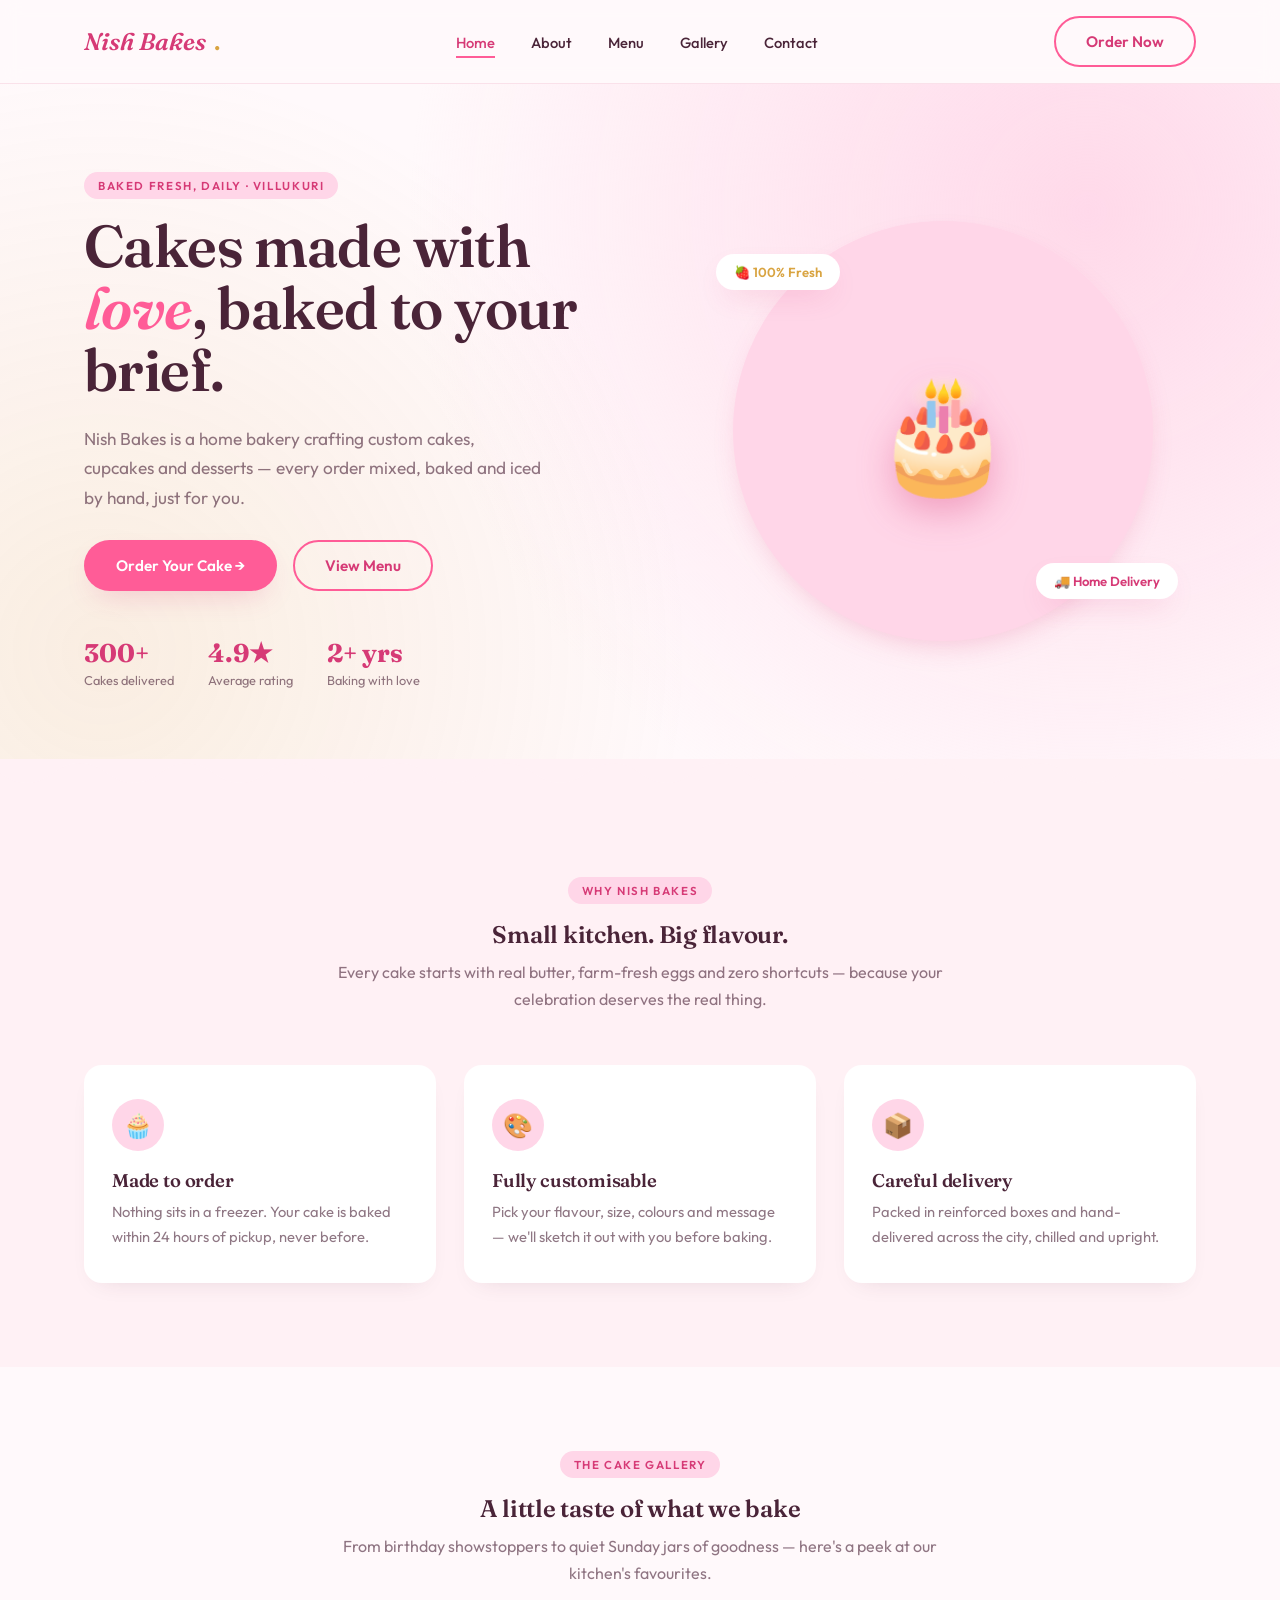
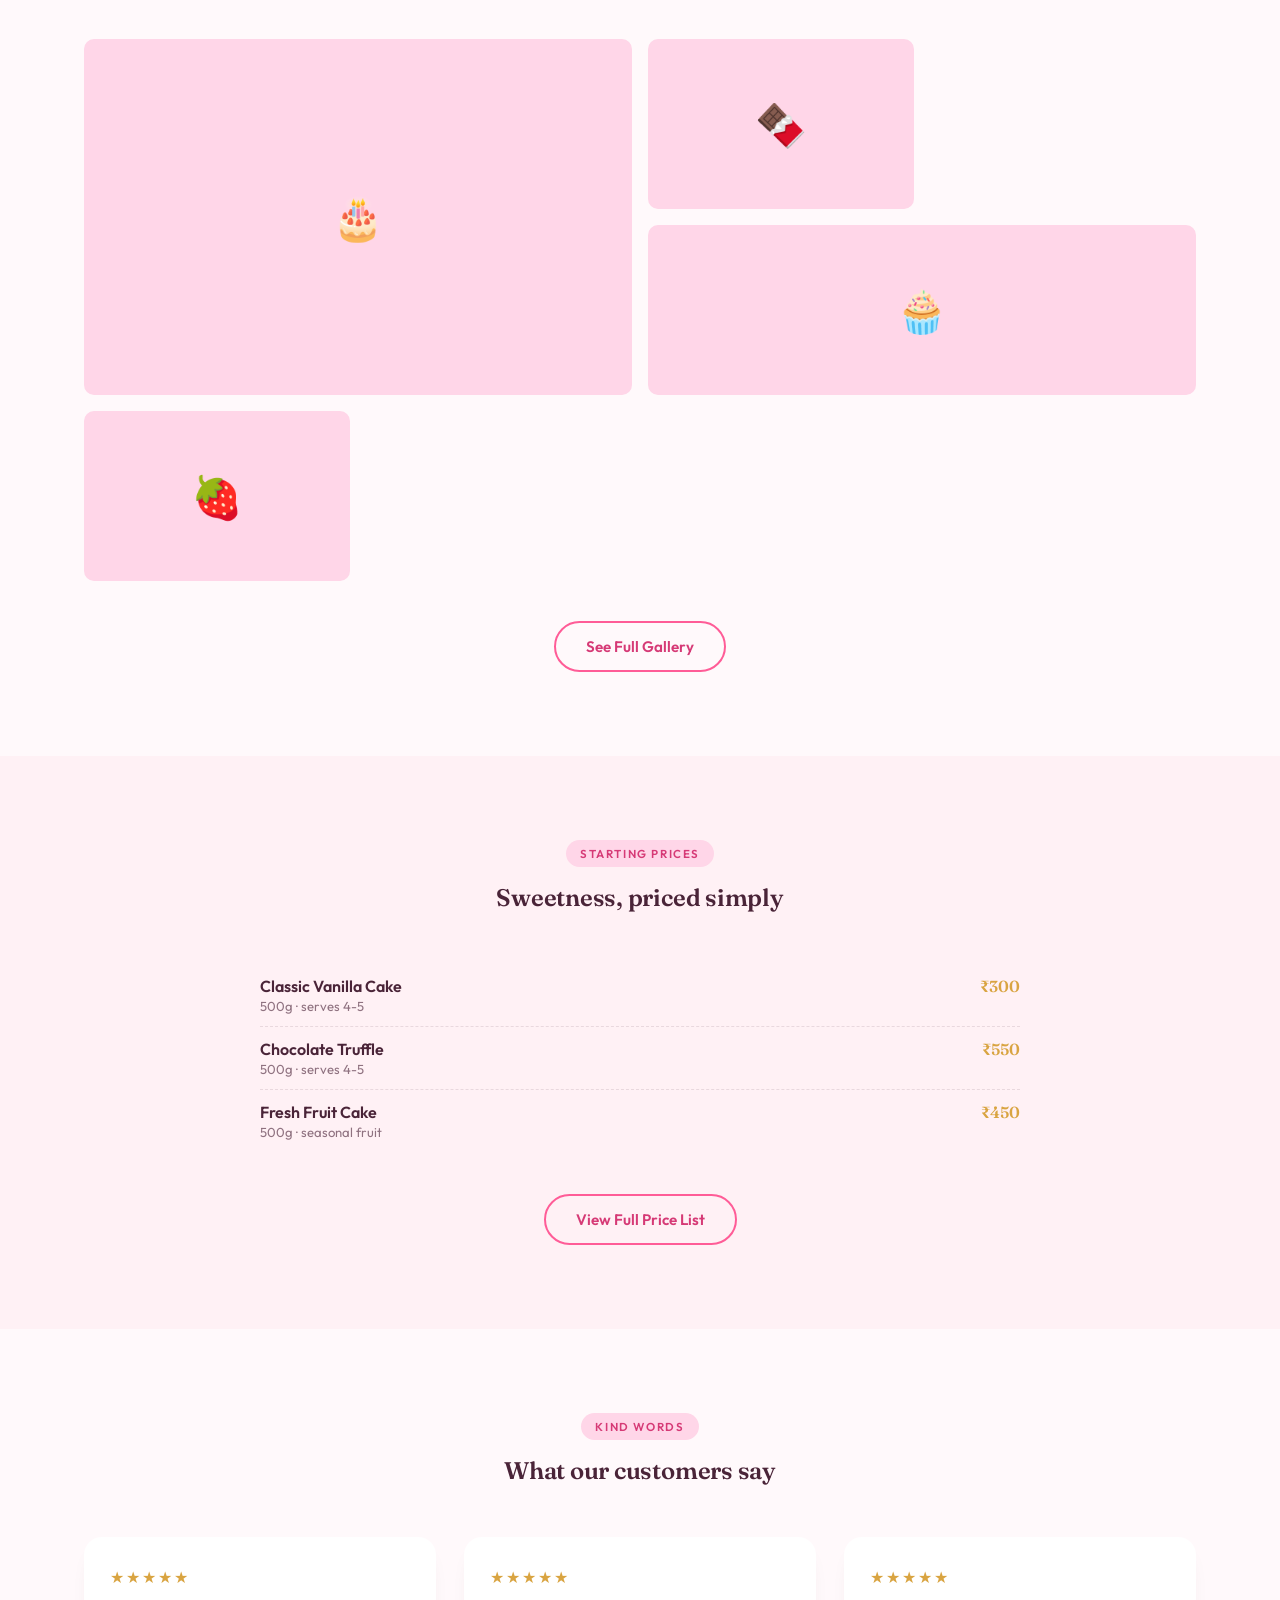
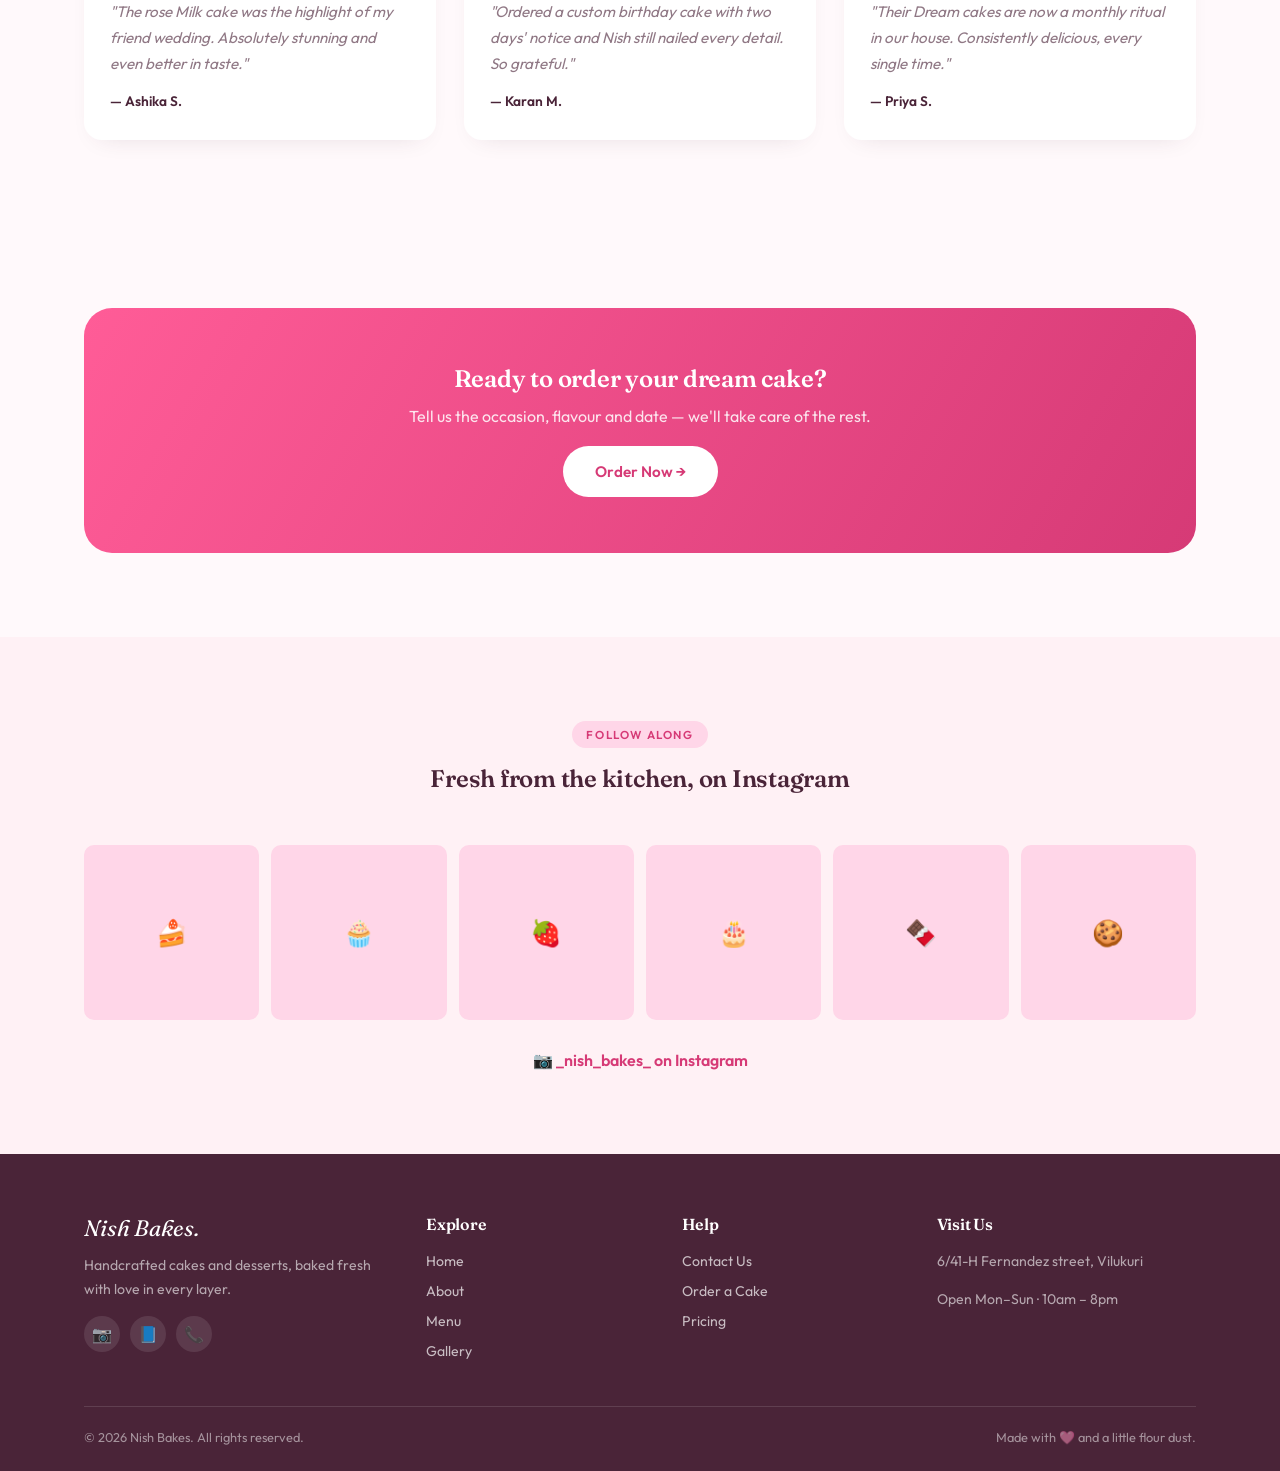
<file: index.html>
<!DOCTYPE html>
<html lang="en">
<head>
  <meta name="google-site-verification" content="bEUu31fYoP_I4ca5ovAB_JNMk5vhKTQYO3IXq37feTQ" />
<meta charset="UTF-8">
<meta name="viewport" content="width=device-width, initial-scale=1.0">
<title>Nish Bakes — Handcrafted Cakes &amp; Bakes in Villukuri</title>
<meta name="description" content="Nish Bakes is a home bakery crafting custom cakes, cupcakes and desserts made fresh to order. Browse our menu and order your celebration cake today.">
<link rel="preconnect" href="https://fonts.googleapis.com">
<link rel="stylesheet" href="style.css">
</head>
<body>

<!-- ===================== HEADER ===================== -->
<header class="site-header">
  <nav class="nav container">
    <a href="index.html" class="logo">Nish Bakes<span class="dot">.</span></a>
    <ul class="nav-links">
      <li><a href="index.html">Home</a></li>
      <li><a href="about.html">About</a></li>
      <li><a href="menu.html">Menu</a></li>
      <li><a href="gallery.html">Gallery</a></li>
      <li><a href="contact.html">Contact</a></li>
    </ul>
    <div class="nav-cta">
      <a href="contact.html" class="btn btn-outline">Order Now</a>
      <button class="nav-toggle" aria-label="Toggle menu">
        <span></span><span></span><span></span>
      </button>
    </div>
  </nav>
</header>

<!-- ===================== HERO ===================== -->
<section class="hero">
  <div class="container hero-inner">
    <div class="hero-copy">
      <span class="eyebrow">Baked fresh, daily · Villukuri</span>
      <h1>Cakes made with <em>love</em>, baked to your brief.</h1>
      <p class="lead">Nish Bakes is a home bakery crafting custom cakes, cupcakes and desserts — every order mixed, baked and iced by hand, just for you.</p>
      <div class="hero-actions">
        <a href="contact.html" class="btn btn-primary">Order Your Cake →</a>
        <a href="menu.html" class="btn btn-outline">View Menu</a>
      </div>
      <div class="hero-stats">
        <div><strong>300+</strong><span>Cakes delivered</span></div>
        <div><strong>4.9★</strong><span>Average rating</span></div>
        <div><strong>2+ yrs</strong><span>Baking with love</span></div>
      </div>
    </div>
    <div class="hero-art">
      <div class="hero-plate">
        <span class="cake-emoji">🎂</span>
        <span class="hero-badge b1">🍓 100% Fresh</span>
        <span class="hero-badge b2">🚚 Home Delivery</span>
      </div>
    </div>
  </div>
  <div class="scallop scallop-blush">
    <svg viewBox="0 0 1200 34" preserveAspectRatio="none"><path d="M0,34 L0,14 Q25,34 50,14 Q75,-6 100,14 Q125,34 150,14 Q175,-6 200,14 Q225,34 250,14 Q275,-6 300,14 Q325,34 350,14 Q375,-6 400,14 Q425,34 450,14 Q475,-6 500,14 Q525,34 550,14 Q575,-6 600,14 Q625,34 650,14 Q675,-6 700,14 Q725,34 750,14 Q775,-6 800,14 Q825,34 850,14 Q875,-6 900,14 Q925,34 950,14 Q975,-6 1000,14 Q1025,34 1050,14 Q1075,-6 1100,14 Q1125,34 1150,14 Q1175,-6 1200,14 L1200,34 Z" fill="var(--blush)"/></svg>
  </div>
</section>

<!-- ===================== WHY US ===================== -->
<section class="bg-blush">
  <div class="container">
    <div class="section-head reveal">
      <span class="eyebrow">Why Nish Bakes</span>
      <h2>Small kitchen. Big flavour.</h2>
      <p>Every cake starts with real butter, farm-fresh eggs and zero shortcuts — because your celebration deserves the real thing.</p>
    </div>
    <div class="grid-3">
      <div class="feature-card reveal">
        <div class="icon">🧁</div>
        <h3>Made to order</h3>
        <p>Nothing sits in a freezer. Your cake is baked within 24 hours of pickup, never before.</p>
      </div>
      <div class="feature-card reveal">
        <div class="icon">🎨</div>
        <h3>Fully customisable</h3>
        <p>Pick your flavour, size, colours and message — we'll sketch it out with you before baking.</p>
      </div>
      <div class="feature-card reveal">
        <div class="icon">📦</div>
        <h3>Careful delivery</h3>
        <p>Packed in reinforced boxes and hand-delivered across the city, chilled and upright.</p>
      </div>
    </div>
  </div>
</section>

<!-- ===================== CAKE GALLERY PREVIEW ===================== -->
<section>
  <div class="container">
    <div class="section-head reveal">
      <span class="eyebrow">The Cake Gallery</span>
      <h2>A little taste of what we bake</h2>
      <p>From birthday showstoppers to quiet Sunday jars of goodness — here's a peek at our kitchen's favourites.</p>
    </div>
    <div class="gallery-grid reveal">
      <div class="g-item wide tall" data-label="Rosemilk Cake">🎂</div>
      <div class="g-item" data-label="Choco Truffle Jar">🍫</div>
      <div class="g-item wide" data-label="Cupcakes">🧁</div>
      <div class="g-item" data-label="Strawberry Cake">🍓</div>
    </div>
    <div style="text-align:center; margin-top:40px;">
      <a href="gallery.html" class="btn btn-outline">See Full Gallery</a>
    </div>
  </div>
</section>

<!-- ===================== PRICE LIST PREVIEW ===================== -->
<section class="bg-blush">
  <div class="container">
    <div class="section-head reveal">
      <span class="eyebrow">Starting Prices</span>
      <h2>Sweetness, priced simply</h2>
    </div>
    <div class="price-list reveal">
      <div class="price-cat">
        <div class="price-row">
          <div><span class="item-name">Classic Vanilla Cake</span><span class="item-desc">500g · serves 4-5</span></div>
          <div class="item-price">₹300</div>
        </div>
        <div class="price-row">
          <div><span class="item-name">Chocolate Truffle</span><span class="item-desc">500g · serves 4-5</span></div>
          <div class="item-price">₹550</div>
        </div>
        <div class="price-row">
          <div><span class="item-name">Fresh Fruit Cake</span><span class="item-desc">500g · seasonal fruit</span></div>
          <div class="item-price">₹450</div>
        </div>
      </div>
    </div>
    <div style="text-align:center; margin-top:10px;">
      <a href="menu.html" class="btn btn-outline">View Full Price List</a>
    </div>
  </div>
</section>

<!-- ===================== TESTIMONIALS ===================== -->
<section>
  <div class="container">
    <div class="section-head reveal">
      <span class="eyebrow">Kind Words</span>
      <h2>What our customers say</h2>
    </div>
    <div class="grid-3">
      <div class="testimonial-card reveal">
        <div class="stars">★★★★★</div>
        <p>"The rose Milk cake was the highlight of my friend wedding. Absolutely stunning and even better in taste."</p>
        <div class="who">— Ashika S.</div>
      </div>
      <div class="testimonial-card reveal">
        <div class="stars">★★★★★</div>
        <p>"Ordered a custom birthday cake with two days' notice and Nish still nailed every detail. So grateful."</p>
        <div class="who">— Karan M.</div>
      </div>
      <div class="testimonial-card reveal">
        <div class="stars">★★★★★</div>
        <p>"Their Dream cakes are now a monthly ritual in our house. Consistently delicious, every single time."</p>
        <div class="who">— Priya S.</div>
      </div>
    </div>
  </div>
</section>

<!-- ===================== CTA BANNER ===================== -->
<section>
  <div class="container">
    <div class="cta-banner reveal">
      <h2>Ready to order your dream cake?</h2>
      <p>Tell us the occasion, flavour and date — we'll take care of the rest.</p>
      <a href="contact.html" class="btn btn-primary">Order Now →</a>
    </div>
  </div>
</section>

<!-- ===================== INSTAGRAM STRIP ===================== -->
<section class="bg-blush">
  <div class="container">
    <div class="section-head reveal">
      <span class="eyebrow">Follow Along</span>
      <h2>Fresh from the kitchen, on Instagram</h2>
    </div>
    <div class="insta-strip reveal">
      <a href="https://instagram.com/_nish_bakes_" target="_blank" rel="noopener">🍰</a>
      <a href="https://instagram.com/_nish_bakes_" target="_blank" rel="noopener">🧁</a>
      <a href="https://instagram.com/_nish_bakes_" target="_blank" rel="noopener">🍓</a>
      <a href="https://instagram.com/_nish_bakes_" target="_blank" rel="noopener">🎂</a>
      <a href="https://instagram.com/_nish_bakes_" target="_blank" rel="noopener">🍫</a>
      <a href="https://instagram.com/_nish_bakes_" target="_blank" rel="noopener">🍪</a>
    </div>
    <div class="insta-cta">
      <a href="https://instagram.com/_nish_bakes_" target="_blank" rel="noopener" class="insta-handle">📷 _nish_bakes_ on Instagram</a>
    </div>
  </div>
</section>

<!-- ===================== FOOTER ===================== -->
<footer class="site-footer">
  <div class="container">
    <div class="footer-grid">
      <div>
        <span class="footer-logo">Nish Bakes.</span>
        <p>Handcrafted cakes and desserts, baked fresh with love in every layer.</p>
        <div class="footer-social">
          <a href="https://instagram.com/_nish_bakes_" target="_blank" rel="noopener" aria-label="Instagram">📷</a>
          <a href="#" aria-label="Facebook">📘</a>
          <a href="tel:+916374219812" aria-label="Call">📞</a>
        </div>
      </div>
      <div>
        <h4>Explore</h4>
        <ul>
          <li><a href="index.html">Home</a></li>
          <li><a href="about.html">About</a></li>
          <li><a href="menu.html">Menu</a></li>
          <li><a href="gallery.html">Gallery</a></li>
        </ul>
      </div>
      <div>
        <h4>Help</h4>
        <ul>
          <li><a href="contact.html">Contact Us</a></li>
          <li><a href="contact.html">Order a Cake</a></li>
          <li><a href="menu.html">Pricing</a></li>
        </ul>
      </div>
      <div>
        <h4>Visit Us</h4>
        <p>6/41-H Fernandez street, Vilukuri</p>
        <p>Open Mon–Sun · 10am – 8pm</p>
      </div>
    </div>
    <div class="footer-bottom">
      <span>© <span id="year"></span> Nish Bakes. All rights reserved.</span>
      <span>Made with 🩷 and a little flour dust.</span>
    </div>
  </div>
</footer>

<script src="script.js"></script>
</body>
</html>
</file>
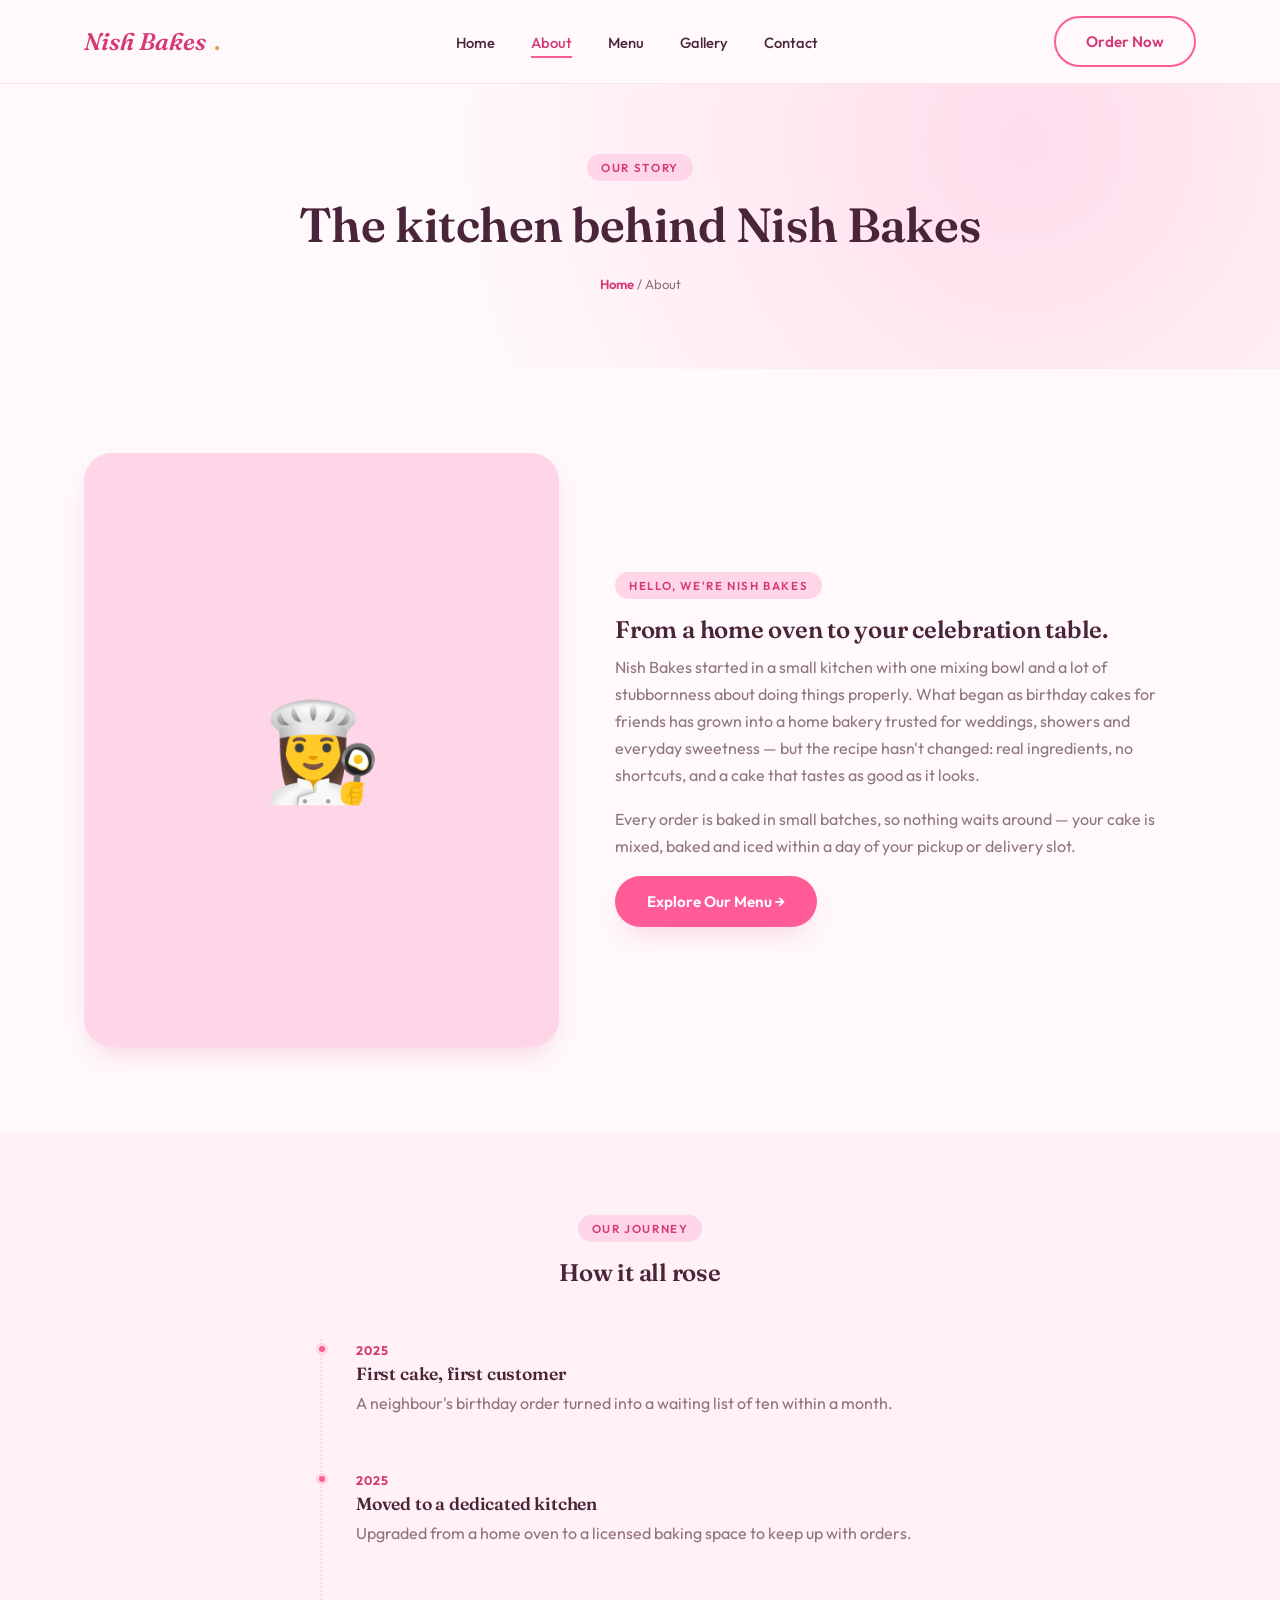
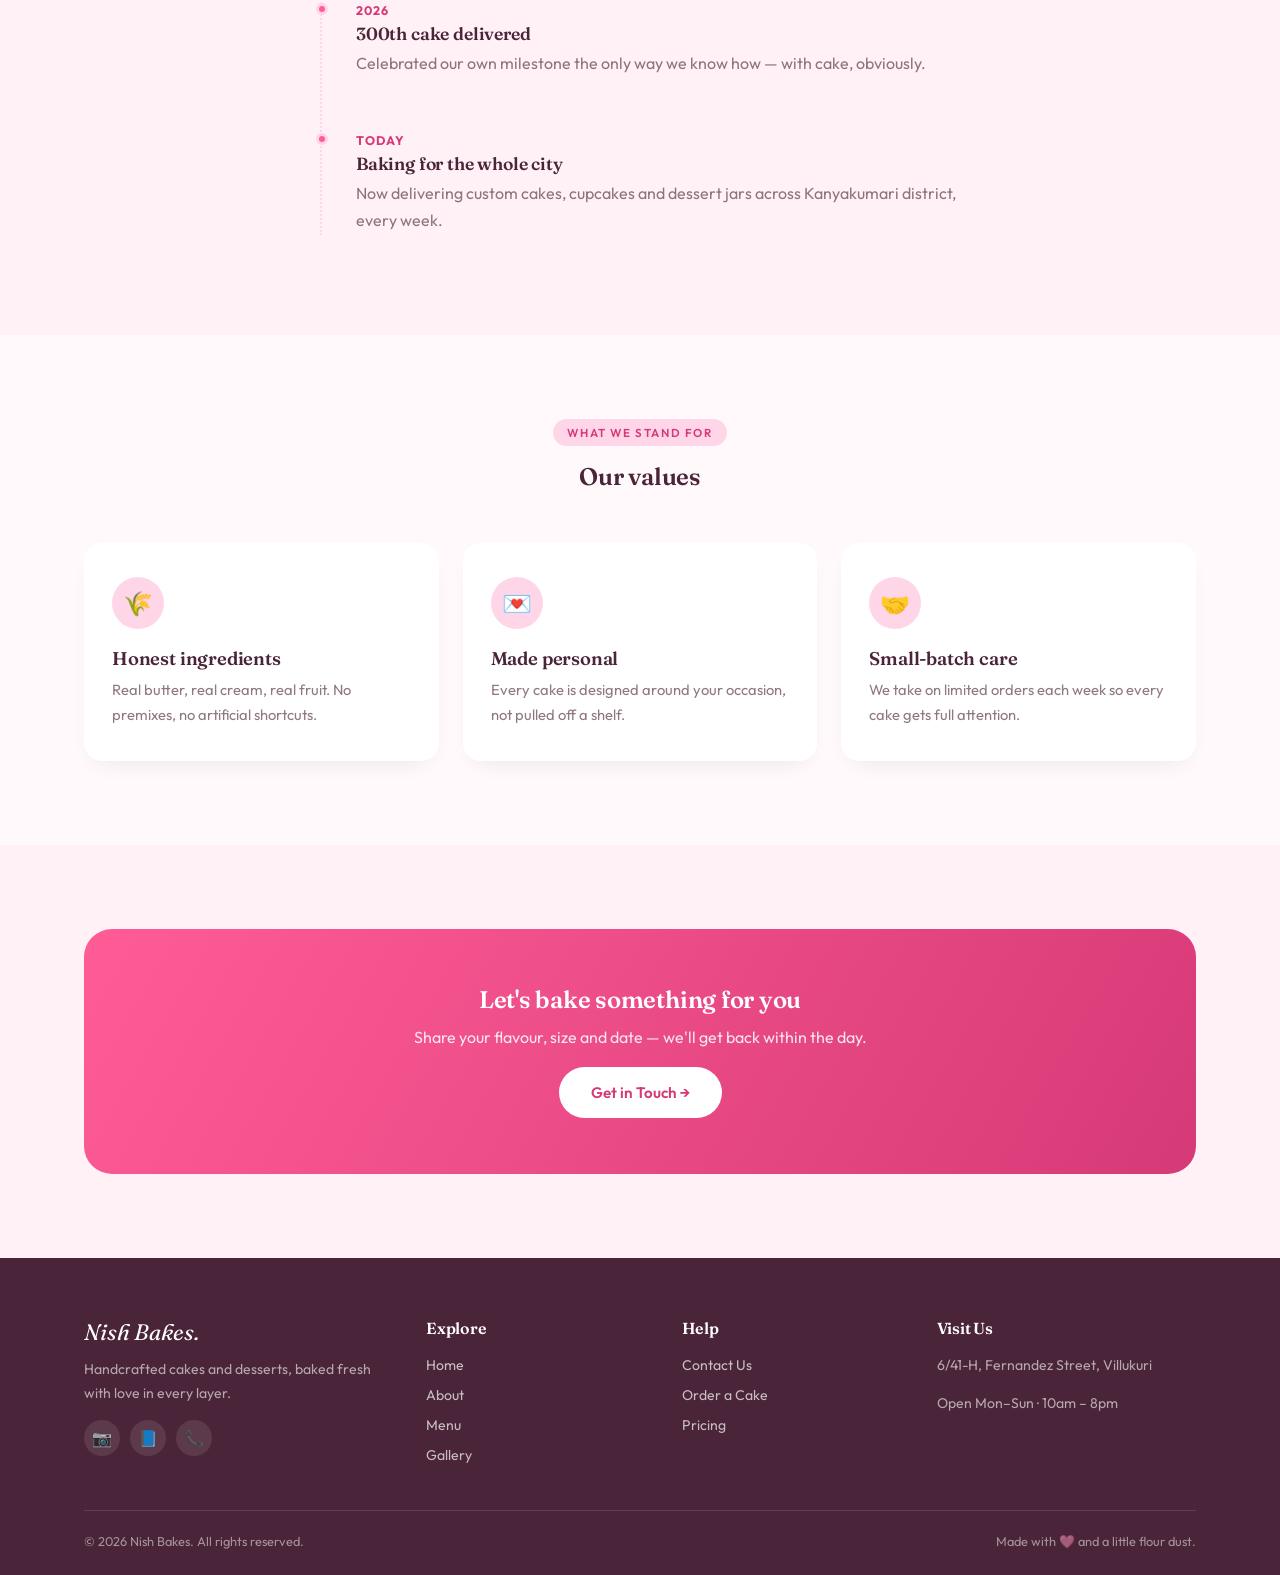
<file: about.html>
<!DOCTYPE html>
<html lang="en">
<head>
<meta charset="UTF-8">
<meta name="viewport" content="width=device-width, initial-scale=1.0">
<title>About Us — Nish Bakes</title>
<meta name="description" content="Meet the baker behind Nish Bakes and learn our story, values and baking journey.">
<link rel="preconnect" href="https://fonts.googleapis.com">
<link rel="stylesheet" href="style.css">
</head>
<body>

<header class="site-header">
  <nav class="nav container">
    <a href="index.html" class="logo">Nish Bakes<span class="dot">.</span></a>
    <ul class="nav-links">
      <li><a href="index.html">Home</a></li>
      <li><a href="about.html">About</a></li>
      <li><a href="menu.html">Menu</a></li>
      <li><a href="gallery.html">Gallery</a></li>
      <li><a href="contact.html">Contact</a></li>
    </ul>
    <div class="nav-cta">
      <a href="contact.html" class="btn btn-outline">Order Now</a>
      <button class="nav-toggle" aria-label="Toggle menu"><span></span><span></span><span></span></button>
    </div>
  </nav>
</header>

<section class="page-hero">
  <div class="container">
    <span class="eyebrow">Our Story</span>
    <h1>The kitchen behind Nish Bakes</h1>
    <p class="breadcrumb"><a href="index.html">Home</a> / About</p>
  </div>
</section>

<section>
  <div class="container about-hero">
    <div class="about-photo reveal">👩‍🍳</div>
    <div class="reveal">
      <span class="eyebrow">Hello, we're Nish Bakes</span>
      <h2>From a home oven to your celebration table.</h2>
      <p>Nish Bakes started in a small kitchen with one mixing bowl and a lot of stubbornness about doing things properly. What began as birthday cakes for friends has grown into a home bakery trusted for weddings, showers and everyday sweetness — but the recipe hasn't changed: real ingredients, no shortcuts, and a cake that tastes as good as it looks.</p>
      <p>Every order is baked in small batches, so nothing waits around — your cake is mixed, baked and iced within a day of your pickup or delivery slot.</p>
      <a href="menu.html" class="btn btn-primary">Explore Our Menu →</a>
    </div>
  </div>
</section>

<section class="bg-blush">
  <div class="container">
    <div class="section-head reveal">
      <span class="eyebrow">Our Journey</span>
      <h2>How it all rose</h2>
    </div>
    <div class="timeline" style="max-width:640px; margin:0 auto;">
      <div class="timeline-item reveal">
        <span class="yr">2025</span>
        <h4>First cake, first customer</h4>
        <p>A neighbour's birthday order turned into a waiting list of ten within a month.</p>
      </div>
      <div class="timeline-item reveal">
        <span class="yr">2025</span>
        <h4>Moved to a dedicated kitchen</h4>
        <p>Upgraded from a home oven to a licensed baking space to keep up with orders.</p>
      </div>
      <div class="timeline-item reveal">
        <span class="yr">2026</span>
        <h4>300th cake delivered</h4>
        <p>Celebrated our own milestone the only way we know how — with cake, obviously.</p>
      </div>
      <div class="timeline-item reveal">
        <span class="yr">Today</span>
        <h4>Baking for the whole city</h4>
        <p>Now delivering custom cakes, cupcakes and dessert jars across Kanyakumari district, every week.</p>
      </div>
    </div>
  </div>
</section>

<section>
  <div class="container">
    <div class="section-head reveal">
      <span class="eyebrow">What We Stand For</span>
      <h2>Our values</h2>
    </div>
    <div class="values-grid">
      <div class="feature-card reveal">
        <div class="icon">🌾</div>
        <h3>Honest ingredients</h3>
        <p>Real butter, real cream, real fruit. No premixes, no artificial shortcuts.</p>
      </div>
      <div class="feature-card reveal">
        <div class="icon">💌</div>
        <h3>Made personal</h3>
        <p>Every cake is designed around your occasion, not pulled off a shelf.</p>
      </div>
      <div class="feature-card reveal">
        <div class="icon">🤝</div>
        <h3>Small-batch care</h3>
        <p>We take on limited orders each week so every cake gets full attention.</p>
      </div>
    </div>
  </div>
</section>

<section class="bg-blush">
  <div class="container">
    <div class="cta-banner reveal">
      <h2>Let's bake something for you</h2>
      <p>Share your flavour, size and date — we'll get back within the day.</p>
      <a href="contact.html" class="btn btn-primary">Get in Touch →</a>
    </div>
  </div>
</section>

<footer class="site-footer">
  <div class="container">
    <div class="footer-grid">
      <div>
        <span class="footer-logo">Nish Bakes.</span>
        <p>Handcrafted cakes and desserts, baked fresh with love in every layer.</p>
        <div class="footer-social">
          <a href="https://instagram.com/_nish_bakes_" target="_blank" rel="noopener" aria-label="Instagram">📷</a>
          <a href="#" aria-label="Facebook">📘</a>
          <a href="tel:+916374219812" aria-label="Call">📞</a>
        </div>
      </div>
      <div>
        <h4>Explore</h4>
        <ul>
          <li><a href="index.html">Home</a></li>
          <li><a href="about.html">About</a></li>
          <li><a href="menu.html">Menu</a></li>
          <li><a href="gallery.html">Gallery</a></li>
        </ul>
      </div>
      <div>
        <h4>Help</h4>
        <ul>
          <li><a href="contact.html">Contact Us</a></li>
          <li><a href="contact.html">Order a Cake</a></li>
          <li><a href="menu.html">Pricing</a></li>
        </ul>
      </div>
      <div>
        <h4>Visit Us</h4>
        <p>6/41-H, Fernandez Street, Villukuri</p>
        <p>Open Mon–Sun · 10am – 8pm</p>
      </div>
    </div>
    <div class="footer-bottom">
      <span>© <span id="year"></span> Nish Bakes. All rights reserved.</span>
      <span>Made with 🩷 and a little flour dust.</span>
    </div>
  </div>
</footer>

<script src="script.js"></script>
</body>
</html>
</file>
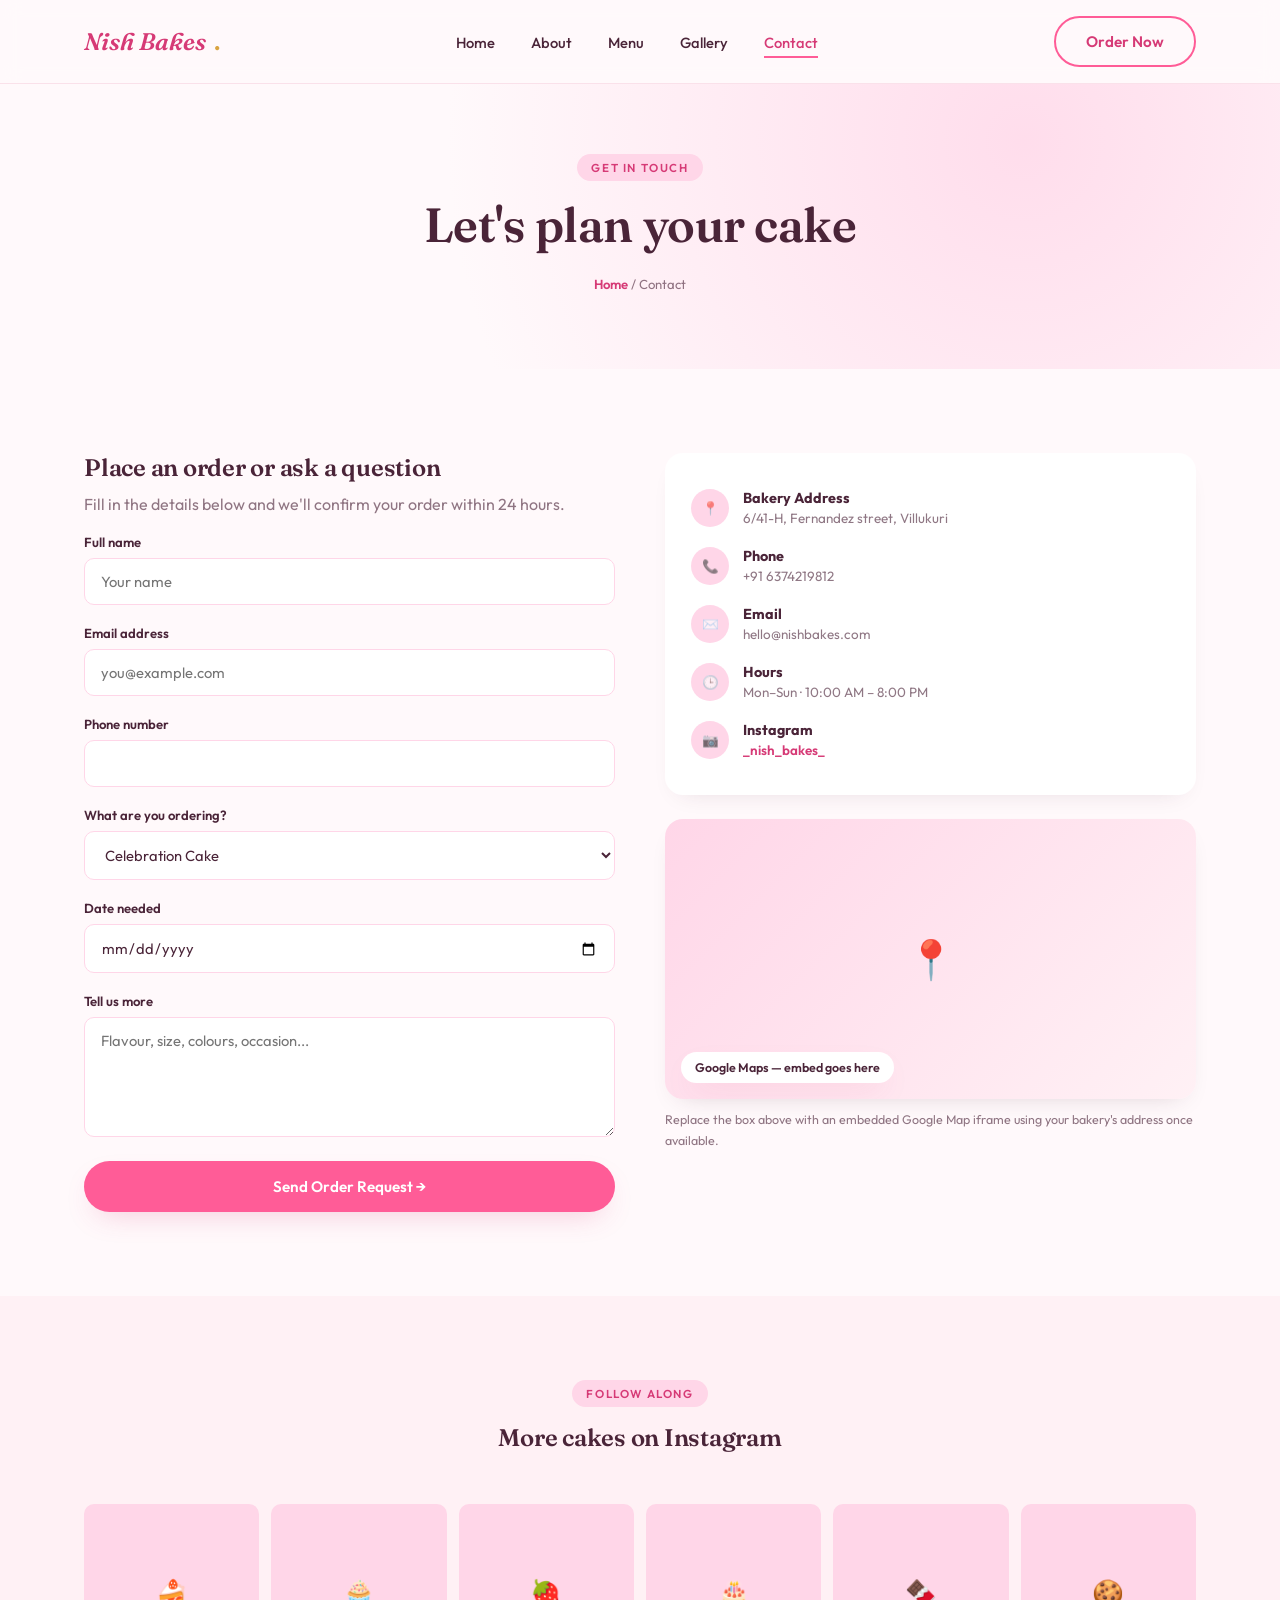
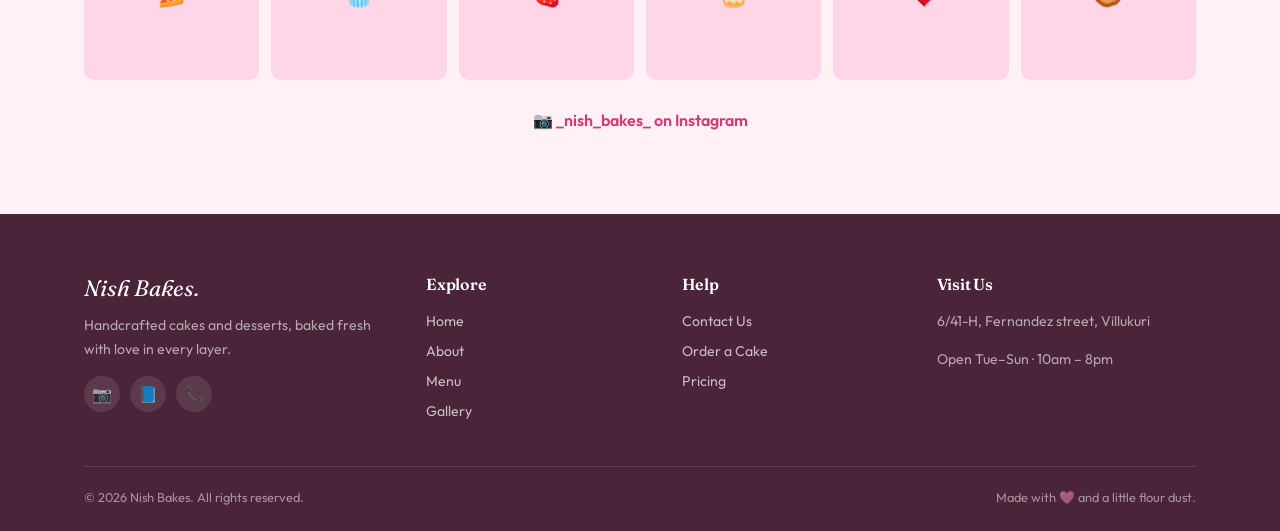
<file: contact.html>
<!DOCTYPE html>
<html lang="en">
<head>
<meta charset="UTF-8">
<meta name="viewport" content="width=device-width, initial-scale=1.0">
<title>Contact &amp; Order — Nish Bakes</title>
<meta name="description" content="Get in touch with Nish Bakes to place your custom cake order, or find our location and Instagram.">
<link rel="preconnect" href="https://fonts.googleapis.com">
<link rel="stylesheet" href="style.css">
</head>
<body>

<header class="site-header">
  <nav class="nav container">
    <a href="index.html" class="logo">Nish Bakes<span class="dot">.</span></a>
    <ul class="nav-links">
      <li><a href="index.html">Home</a></li>
      <li><a href="about.html">About</a></li>
      <li><a href="menu.html">Menu</a></li>
      <li><a href="gallery.html">Gallery</a></li>
      <li><a href="contact.html">Contact</a></li>
    </ul>
    <div class="nav-cta">
      <a href="contact.html" class="btn btn-outline">Order Now</a>
      <button class="nav-toggle" aria-label="Toggle menu"><span></span><span></span><span></span></button>
    </div>
  </nav>
</header>

<section class="page-hero">
  <div class="container">
    <span class="eyebrow">Get In Touch</span>
    <h1>Let's plan your cake</h1>
    <p class="breadcrumb"><a href="index.html">Home</a> / Contact</p>
  </div>
</section>

<section>
  <div class="container contact-wrap">

    <!-- Order / Contact form -->
    <div class="reveal" id="order-form">
      <h2>Place an order or ask a question</h2>
      <p>Fill in the details below and we'll confirm your order within 24 hours.</p>

      <form id="contactForm" novalidate>
        <div class="form-field">
          <label for="name">Full name</label>
          <input type="text" id="name" name="name" placeholder="Your name">
          <span class="form-note" data-note-for="name"></span>
        </div>

        <div class="form-field">
          <label for="email">Email address</label>
          <input type="email" id="email" name="email" placeholder="you@example.com">
          <span class="form-note" data-note-for="email"></span>
        </div>

        <div class="form-field">
          <label for="phone">Phone number</label>
          <input type="tel" id="phone" name="phone" placeholder="">
        </div>

        <div class="form-field">
          <label for="cakeType">What are you ordering?</label>
          <select id="cakeType" name="cakeType">
            <option>Celebration Cake</option>
            <option>Custom / Tiered Cake</option>
            <option>Cupcakes</option>
            <option>Dessert Jars</option>
            <option>Not sure yet</option>
          </select>
        </div>

        <div class="form-field">
          <label for="date">Date needed</label>
          <input type="date" id="date" name="date">
        </div>

        <div class="form-field">
          <label for="message">Tell us more</label>
          <textarea id="message" name="message" placeholder="Flavour, size, colours, occasion..."></textarea>
          <span class="form-note" data-note-for="message"></span>
        </div>

        <button type="submit" class="btn btn-primary btn-block">Send Order Request →</button>
        <div id="formStatus"></div>
      </form>
    </div>

    <!-- Contact info + map -->
    <div class="reveal">
      <div class="contact-info-card">
        <div class="row">
          <span class="ic">📍</span>
          <div><strong>Bakery Address</strong><span>6/41-H, Fernandez street, Villukuri</span></div>
        </div>
        <div class="row">
          <span class="ic">📞</span>
          <div><strong>Phone</strong><span>+91 6374219812</span></div>
        </div>
        <div class="row">
          <span class="ic">✉️</span>
          <div><strong>Email</strong><span>hello@nishbakes.com</span></div>
        </div>
        <div class="row">
          <span class="ic">🕒</span>
          <div><strong>Hours</strong><span>Mon–Sun · 10:00 AM – 8:00 PM</span></div>
        </div>
        <div class="row">
          <span class="ic">📷</span>
          <div><strong>Instagram</strong><span><a href="https://instagram.com/_nish_bakes_" target="_blank" rel="noopener" style="color:var(--pink-deep); font-weight:600;">_nish_bakes_</a></span></div>
        </div>
      </div>

      <!-- Google Maps placeholder -->
      <div class="map-box">
        <span class="map-pin">📍</span>
        <span class="map-label">Google Maps — embed goes here</span>
      </div>
      <p style="font-size:.78rem; margin-top:10px;">Replace the box above with an embedded Google Map iframe using your bakery's address once available.</p>
    </div>

  </div>
</section>

<section class="bg-blush">
  <div class="container">
    <div class="section-head reveal">
      <span class="eyebrow">Follow Along</span>
      <h2>More cakes on Instagram</h2>
    </div>
    <div class="insta-strip reveal">
      <a href="https://instagram.com/_nish_bakes_" target="_blank" rel="noopener">🍰</a>
      <a href="https://instagram.com/_nish_bakes_" target="_blank" rel="noopener">🧁</a>
      <a href="https://instagram.com/_nish_bakes_" target="_blank" rel="noopener">🍓</a>
      <a href="https://instagram.com/_nish_bakes_" target="_blank" rel="noopener">🎂</a>
      <a href="https://instagram.com/_nish_bakes_" target="_blank" rel="noopener">🍫</a>
      <a href="https://instagram.com/_nish_bakes_" target="_blank" rel="noopener">🍪</a>
    </div>
    <div class="insta-cta">
      <a href="https://instagram.com/_nish_bakes_" target="_blank" rel="noopener" class="insta-handle">📷 _nish_bakes_ on Instagram</a>
    </div>
  </div>
</section>

<footer class="site-footer">
  <div class="container">
    <div class="footer-grid">
      <div>
        <span class="footer-logo">Nish Bakes.</span>
        <p>Handcrafted cakes and desserts, baked fresh with love in every layer.</p>
        <div class="footer-social">
          <a href="https://instagram.com/_nish_bakes_" target="_blank" rel="noopener" aria-label="Instagram">📷</a>
          <a href="#" aria-label="Facebook">📘</a>
          <a href="tel:+916374219812" aria-label="Call">📞</a>
        </div>
      </div>
      <div>
        <h4>Explore</h4>
        <ul>
          <li><a href="index.html">Home</a></li>
          <li><a href="about.html">About</a></li>
          <li><a href="menu.html">Menu</a></li>
          <li><a href="gallery.html">Gallery</a></li>
        </ul>
      </div>
      <div>
        <h4>Help</h4>
        <ul>
          <li><a href="contact.html">Contact Us</a></li>
          <li><a href="contact.html">Order a Cake</a></li>
          <li><a href="menu.html">Pricing</a></li>
        </ul>
      </div>
      <div>
        <h4>Visit Us</h4>
        <p>6/41-H, Fernandez street, Villukuri</p>
        <p>Open Tue–Sun · 10am – 8pm</p>
      </div>
    </div>
    <div class="footer-bottom">
      <span>© <span id="year"></span> Nish Bakes. All rights reserved.</span>
      <span>Made with 🩷 and a little flour dust.</span>
    </div>
  </div>
</footer>

<script src="script.js"></script>
</body>
</html>
</file>
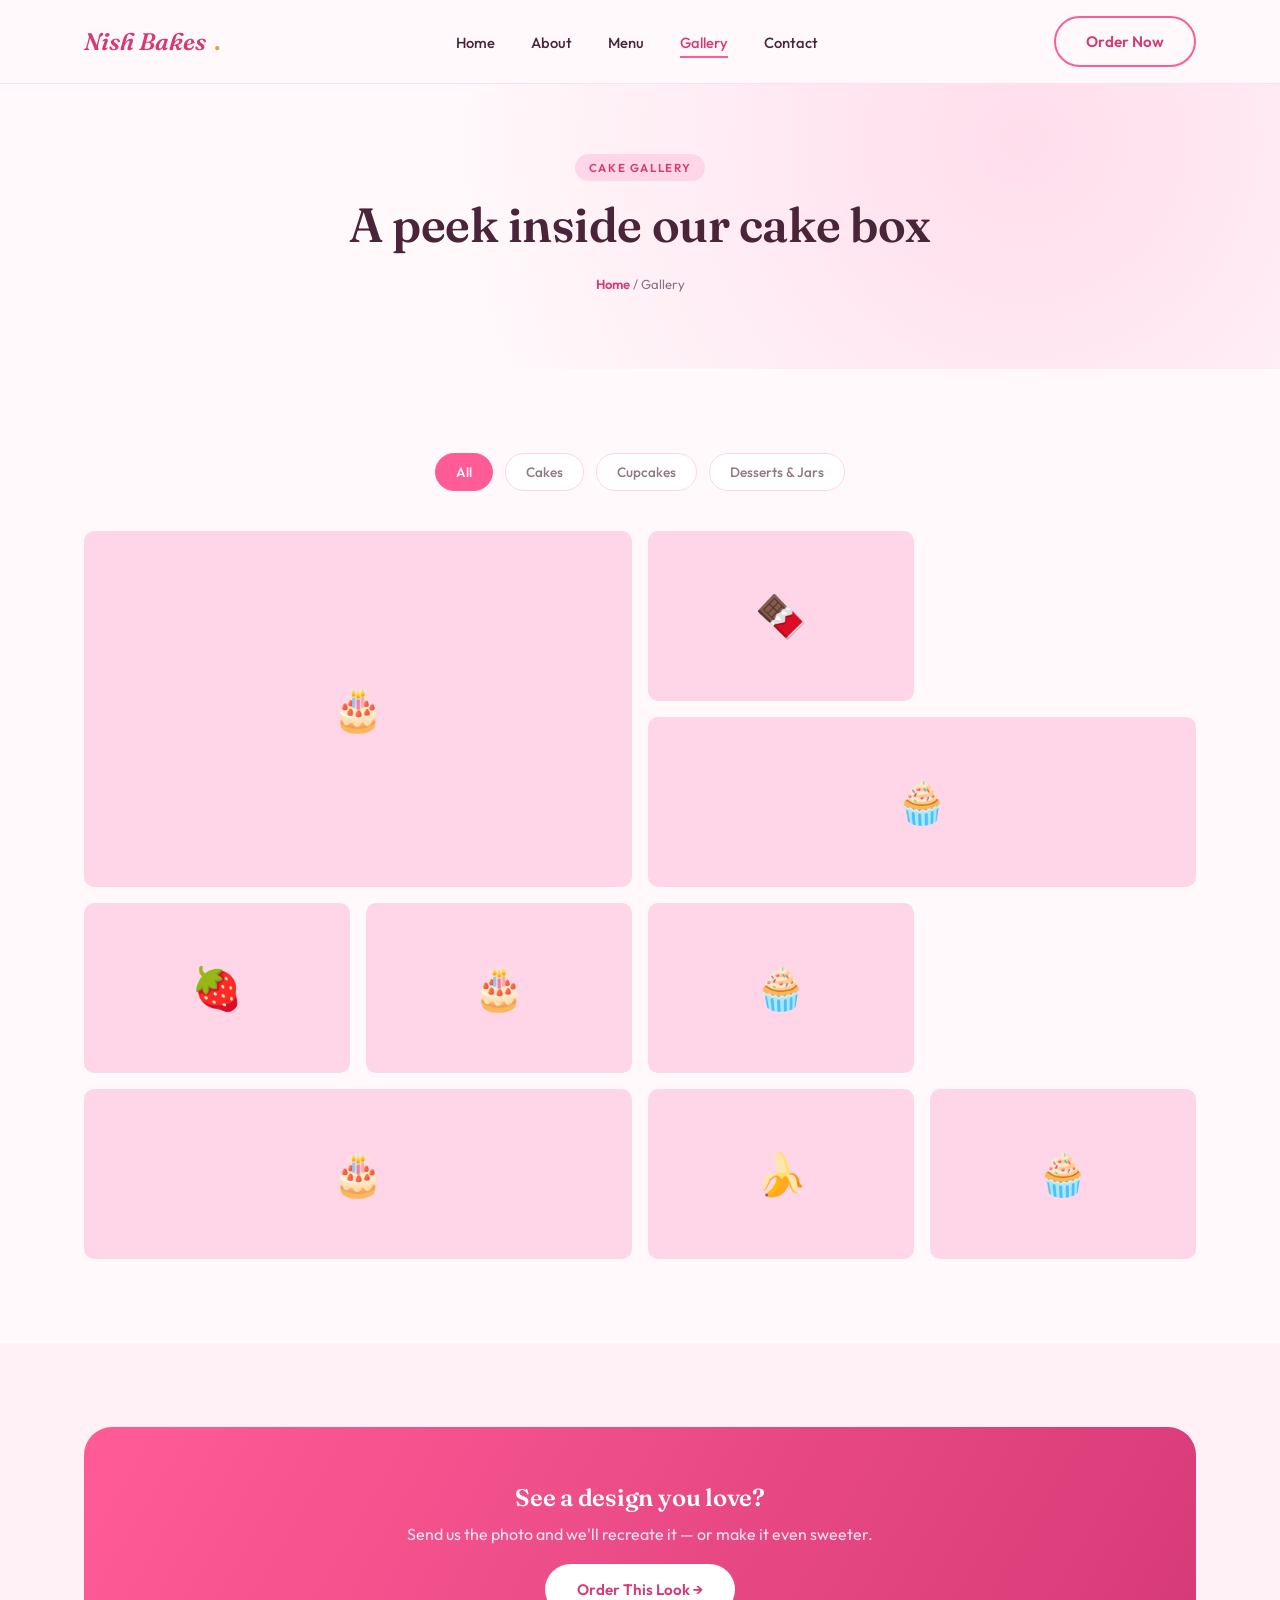
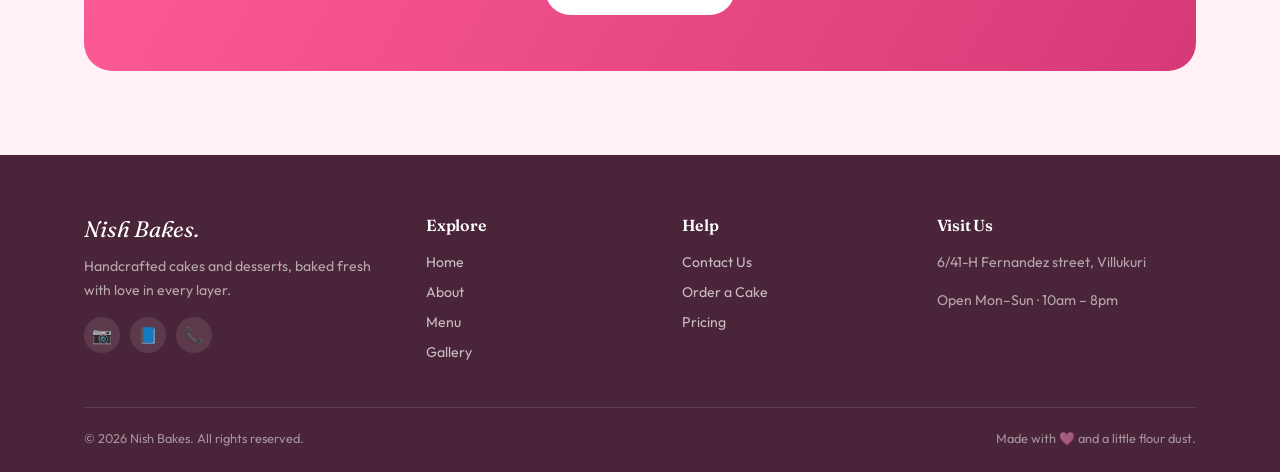
<file: gallery.html>
<!DOCTYPE html>
<html lang="en">
<head>
<meta charset="UTF-8">
<meta name="viewport" content="width=device-width, initial-scale=1.0">
<title>Gallery — Nish Bakes</title>
<meta name="description" content="Browse photos of Nish Bakes' custom cakes, cupcakes and desserts.">
<link rel="preconnect" href="https://fonts.googleapis.com">
<link rel="stylesheet" href="style.css">
</head>
<body>

<header class="site-header">
  <nav class="nav container">
    <a href="index.html" class="logo">Nish Bakes<span class="dot">.</span></a>
    <ul class="nav-links">
      <li><a href="index.html">Home</a></li>
      <li><a href="about.html">About</a></li>
      <li><a href="menu.html">Menu</a></li>
      <li><a href="gallery.html">Gallery</a></li>
      <li><a href="contact.html">Contact</a></li>
    </ul>
    <div class="nav-cta">
      <a href="contact.html" class="btn btn-outline">Order Now</a>
      <button class="nav-toggle" aria-label="Toggle menu"><span></span><span></span><span></span></button>
    </div>
  </nav>
</header>

<section class="page-hero">
  <div class="container">
    <span class="eyebrow">Cake Gallery</span>
    <h1>A peek inside our cake box</h1>
    <p class="breadcrumb"><a href="index.html">Home</a> / Gallery</p>
  </div>
</section>

<section>
  <div class="container">
    <div class="filter-row reveal">
      <button class="filter-pill active" data-filter="all">All</button>
      <button class="filter-pill" data-filter="cakes">Cakes</button>
      <button class="filter-pill" data-filter="cupcakes">Cupcakes</button>
      <button class="filter-pill" data-filter="desserts">Desserts &amp; Jars</button>
    </div>

    <div class="gallery-grid reveal">
      <div class="g-item tall wide" data-category="cakes" data-label="Rosemilk cake" data-desc="Rose-infused sponge with hand-piped buttercream petals.">🎂</div>
      <div class="g-item" data-category="desserts" data-label="Choco Truffle Jar" data-desc="Layered dark chocolate mousse in a keepsake jar.">🍫</div>
      <div class="g-item wide" data-category="cupcakes" data-label="Cupcakes" data-desc="Buttercream swirls fading from blush to hot pink.">🧁</div>
      <div class="g-item" data-category="desserts" data-label="Strawberry cake" data-desc="Buttery shell filled with vanilla custard and berries.">🍓</div>
      <div class="g-item" data-category="cakes" data-label="Red Velvet Classic" data-desc="Cocoa crumb finish with cream cheese frosting.">🎂</div>
      <div class="g-item" data-category="cupcakes" data-label="Rainbow Sprinkle Cups" data-desc="Vanilla cupcakes topped with a rainbow of sprinkles.">🧁</div>
      <div class="g-item wide" data-category="cakes" data-label="Pistachio Cake" data-desc="Pistachio praline crunch with rose gold accents.">🎂</div>
      <div class="g-item" data-category="desserts" data-label="Banana Walnut Loaf" data-desc="Moist banana bread studded with toasted walnuts.">🍌</div>
      <div class="g-item" data-category="cupcakes" data-label="Choco Fudge Cups" data-desc="Rich cocoa cupcakes with a fudge centre.">🧁</div>
    </div>
  </div>
</section>

<section class="bg-blush">
  <div class="container">
    <div class="cta-banner reveal">
      <h2>See a design you love?</h2>
      <p>Send us the photo and we'll recreate it — or make it even sweeter.</p>
      <a href="contact.html" class="btn btn-primary">Order This Look →</a>
    </div>
  </div>
</section>

<!-- Lightbox -->
<div class="lightbox" id="lightbox">
  <div class="lightbox-inner">
    <button class="lightbox-close" aria-label="Close">✕</button>
    <div class="big-emoji">🎂</div>
    <h3 class="lb-title">Rosemilk Cake</h3>
    <p class="lb-desc">A little slice of joy, baked fresh in our kitchen.</p>
    <a href="contact.html" class="btn btn-primary btn-block">Order Something Like This</a>
  </div>
</div>

<footer class="site-footer">
  <div class="container">
    <div class="footer-grid">
      <div>
        <span class="footer-logo">Nish Bakes.</span>
        <p>Handcrafted cakes and desserts, baked fresh with love in every layer.</p>
        <div class="footer-social">
          <a href="https://instagram.com/_nish_bakes_" target="_blank" rel="noopener" aria-label="Instagram">📷</a>
          <a href="#" aria-label="Facebook">📘</a>
          <a href="tel:+916374219812" aria-label="Call">📞</a>
        </div>
      </div>
      <div>
        <h4>Explore</h4>
        <ul>
          <li><a href="index.html">Home</a></li>
          <li><a href="about.html">About</a></li>
          <li><a href="menu.html">Menu</a></li>
          <li><a href="gallery.html">Gallery</a></li>
        </ul>
      </div>
      <div>
        <h4>Help</h4>
        <ul>
          <li><a href="contact.html">Contact Us</a></li>
          <li><a href="contact.html">Order a Cake</a></li>
          <li><a href="menu.html">Pricing</a></li>
        </ul>
      </div>
      <div>
        <h4>Visit Us</h4>
        <p>6/41-H Fernandez street, Villukuri</p>
        <p>Open Mon–Sun · 10am – 8pm</p>
      </div>
    </div>
    <div class="footer-bottom">
      <span>© <span id="year"></span> Nish Bakes. All rights reserved.</span>
      <span>Made with 🩷 and a little flour dust.</span>
    </div>
  </div>
</footer>

<script src="script.js"></script>
</body>
</html>
</file>
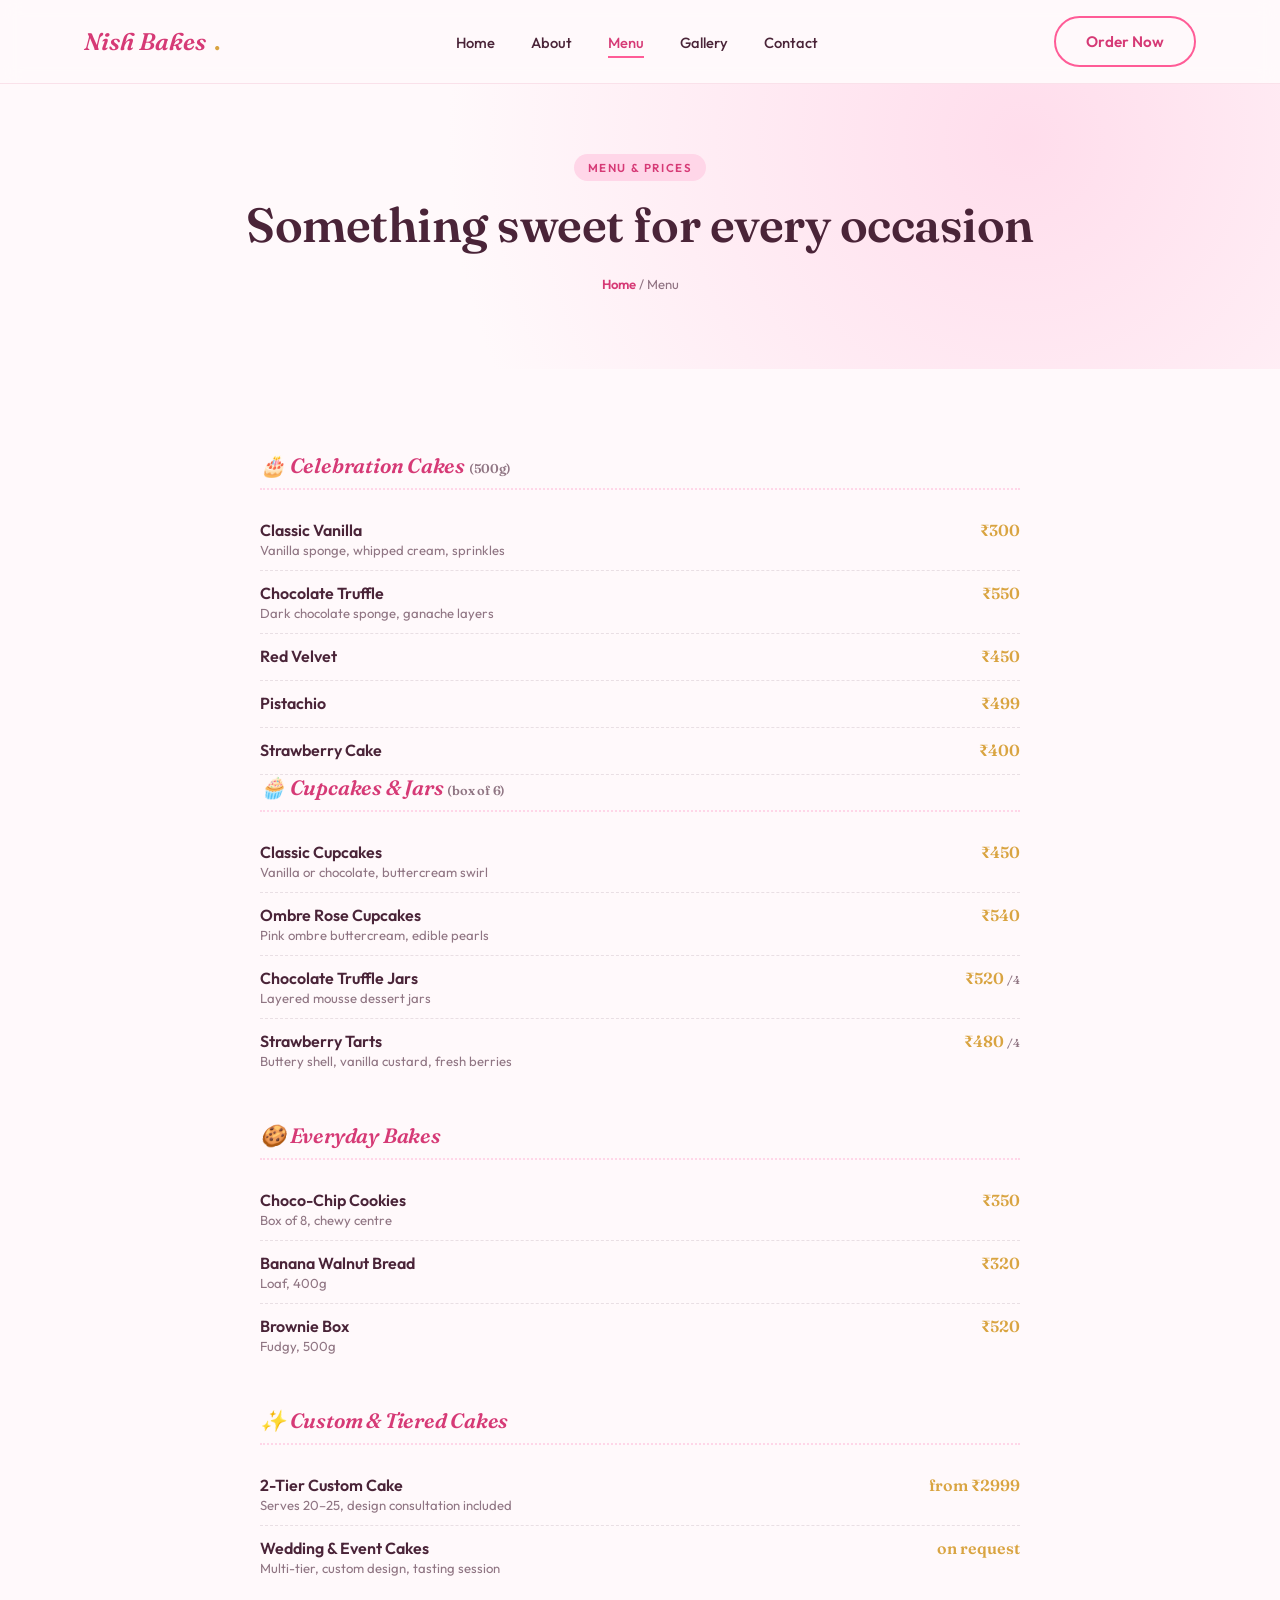
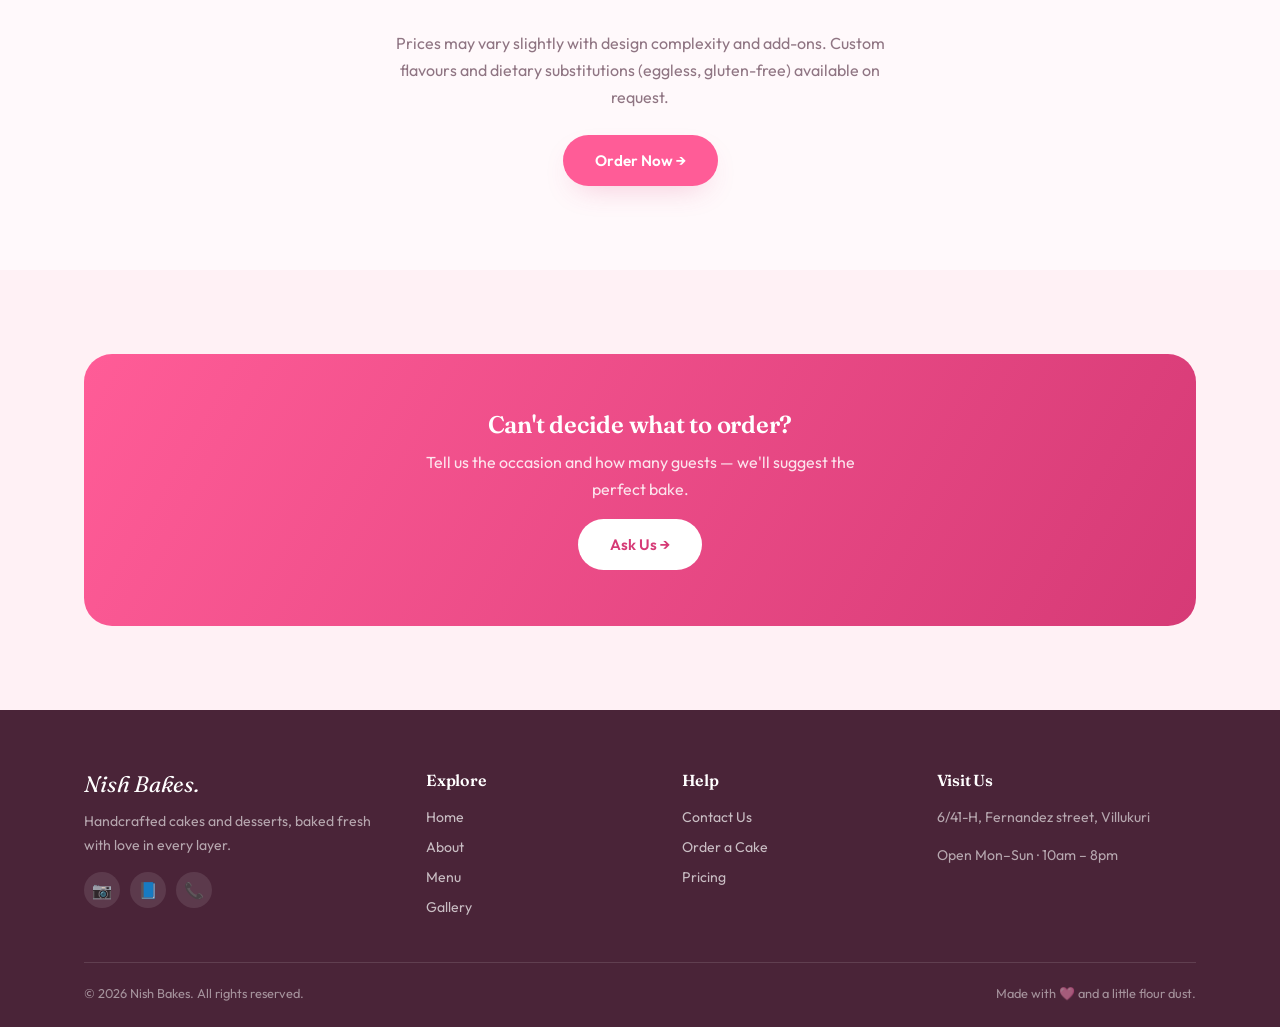
<file: menu.html>
<!DOCTYPE html>
<html lang="en">
<head>
<meta charset="UTF-8">
<meta name="viewport" content="width=device-width, initial-scale=1.0">
<title>Menu &amp; Prices — Nish Bakes</title>
<meta name="description" content="Browse the full Nish Bakes menu — cakes, cupcakes, jars and desserts, with prices.">
<link rel="preconnect" href="https://fonts.googleapis.com">
<link rel="stylesheet" href="style.css">
</head>
<body>

<header class="site-header">
  <nav class="nav container">
    <a href="index.html" class="logo">Nish Bakes<span class="dot">.</span></a>
    <ul class="nav-links">
      <li><a href="index.html">Home</a></li>
      <li><a href="about.html">About</a></li>
      <li><a href="menu.html">Menu</a></li>
      <li><a href="gallery.html">Gallery</a></li>
      <li><a href="contact.html">Contact</a></li>
    </ul>
    <div class="nav-cta">
      <a href="contact.html" class="btn btn-outline">Order Now</a>
      <button class="nav-toggle" aria-label="Toggle menu"><span></span><span></span><span></span></button>
    </div>
  </nav>
</header>

<section class="page-hero">
  <div class="container">
    <span class="eyebrow">Menu &amp; Prices</span>
    <h1>Something sweet for every occasion</h1>
    <p class="breadcrumb"><a href="index.html">Home</a> / Menu</p>
  </div>
</section>

<section>
  <div class="container">
    <div class="price-list">

      <div class="price-cat reveal">
        <h3>🎂 Celebration Cakes <span style="font-size:.8rem; color:var(--plum-60); font-style:normal;">(500g)</span></h3>
        <div class="price-row">
          <div><span class="item-name">Classic Vanilla</span><span class="item-desc">Vanilla sponge, whipped cream, sprinkles</span></div>
          <div class="item-price">₹300</div>
        </div>
        <div class="price-row">
          <div><span class="item-name">Chocolate Truffle</span><span class="item-desc">Dark chocolate sponge, ganache layers</span></div>
          <div class="item-price">₹550</div>
        </div>
        <div class="price-row">
          <div><span class="item-name">Red Velvet</span><span class="item-desc"></span></div>
          <div class="item-price">₹450</div>
        </div>
        <div class="price-row">
          <div><span class="item-name"> Pistachio</span><span class="item-desc"></span></div>
          <div class="item-price">₹499</div>
        </div>
        <div class="price-row">
          <div><span class="item-name">Strawberry Cake</span><span class="item-desc"></span></div>
          <div class="item-price">₹400</div>
        </div>
          <div class="price-cat reveal">
        <h3>🧁 Cupcakes &amp; Jars <span style="font-size:.8rem; color:var(--plum-60); font-style:normal;">(box of 6)</span></h3>
        <div class="price-row">
          <div><span class="item-name">Classic Cupcakes</span><span class="item-desc">Vanilla or chocolate, buttercream swirl</span></div>
          <div class="item-price">₹450</div>
        </div>
        <div class="price-row">
          <div><span class="item-name">Ombre Rose Cupcakes</span><span class="item-desc">Pink ombre buttercream, edible pearls</span></div>
          <div class="item-price">₹540</div>
        </div>
        <div class="price-row">
          <div><span class="item-name">Chocolate Truffle Jars</span><span class="item-desc">Layered mousse dessert jars</span></div>
          <div class="item-price">₹520 <span style="font-size:.7rem; color:var(--plum-60);">/4</span></div>
        </div>
        <div class="price-row">
          <div><span class="item-name">Strawberry Tarts</span><span class="item-desc">Buttery shell, vanilla custard, fresh berries</span></div>
          <div class="item-price">₹480 <span style="font-size:.7rem; color:var(--plum-60);">/4</span></div>
        </div>
      </div>

      <div class="price-cat reveal">
        <h3>🍪 Everyday Bakes</h3>
        <div class="price-row">
          <div><span class="item-name">Choco-Chip Cookies</span><span class="item-desc">Box of 8, chewy centre</span></div>
          <div class="item-price">₹350</div>
        </div>
        <div class="price-row">
          <div><span class="item-name">Banana Walnut Bread</span><span class="item-desc">Loaf, 400g</span></div>
          <div class="item-price">₹320</div>
        </div>
        <div class="price-row">
          <div><span class="item-name">Brownie Box</span><span class="item-desc">Fudgy, 500g</span></div>
          <div class="item-price">₹520</div>
        </div>
      </div>

      <div class="price-cat reveal">
        <h3>✨ Custom &amp; Tiered Cakes</h3>
        <div class="price-row">
          <div><span class="item-name">2-Tier Custom Cake</span><span class="item-desc">Serves 20–25, design consultation included</span></div>
          <div class="item-price">from ₹2999</div>
        </div>
        <div class="price-row">
          <div><span class="item-name">Wedding &amp; Event Cakes</span><span class="item-desc">Multi-tier, custom design, tasting session</span></div>
          <div class="item-price">on request</div>
        </div>
      </div>

    </div>

    <div style="text-align:center; margin-top:20px;" class="reveal">
      <p style="max-width:520px; margin:0 auto 24px;">Prices may vary slightly with design complexity and add-ons. Custom flavours and dietary substitutions (eggless, gluten-free) available on request.</p>
      <a href="contact.html" data-order-btn class="btn btn-primary">Order Now →</a>
    </div>
  </div>
</section>

<section class="bg-blush">
  <div class="container">
    <div class="cta-banner reveal">
      <h2>Can't decide what to order?</h2>
      <p>Tell us the occasion and how many guests — we'll suggest the perfect bake.</p>
      <a href="contact.html" class="btn btn-primary">Ask Us →</a>
    </div>
  </div>
</section>

<footer class="site-footer">
  <div class="container">
    <div class="footer-grid">
      <div>
        <span class="footer-logo">Nish Bakes.</span>
        <p>Handcrafted cakes and desserts, baked fresh with love in every layer.</p>
        <div class="footer-social">
          <a href="https://instagram.com/_nish_bakes_" target="_blank" rel="noopener" aria-label="Instagram">📷</a>
          <a href="#" aria-label="Facebook">📘</a>
          <a href="tel:+916374219812" aria-label="Call">📞</a>
        </div>
      </div>
      <div>
        <h4>Explore</h4>
        <ul>
          <li><a href="index.html">Home</a></li>
          <li><a href="about.html">About</a></li>
          <li><a href="menu.html">Menu</a></li>
          <li><a href="gallery.html">Gallery</a></li>
        </ul>
      </div>
      <div>
        <h4>Help</h4>
        <ul>
          <li><a href="contact.html">Contact Us</a></li>
          <li><a href="contact.html">Order a Cake</a></li>
          <li><a href="menu.html">Pricing</a></li>
        </ul>
      </div>
      <div>
        <h4>Visit Us</h4>
        <p>6/41-H, Fernandez street, Villukuri</p>
        <p>Open Mon–Sun · 10am – 8pm</p>
      </div>
    </div>
    <div class="footer-bottom">
      <span>© <span id="year"></span> Nish Bakes. All rights reserved.</span>
      <span>Made with 🩷 and a little flour dust.</span>
    </div>
  </div>
</footer>

<script src="script.js"></script>
</body>
</html>
</file>
<file: style.css>
/* =========================================================
   NISH BAKES — stylesheet
   Palette:
     --cream:      #FFF9FB  (page base)
     --blush:      #FFF1F5  (section base)
     --pink-soft:  #FFD6E8  (fills, cards)
     --pink-hot:   #FF5C97  (primary accent / CTA)
     --pink-deep:  #D63A76  (hover / emphasis)
     --gold:       #D9A441  (bakery accent, prices, stars)
     --plum:       #4A2438  (ink — not black, warm dark plum-brown)
   Type:
     Display: "Fraunces" (soft, buttery serif — bakery warmth)
     Body/UI: "Outfit" (clean geometric sans)
   Signature: piped-frosting scalloped divider between sections
========================================================= */

@import url('https://fonts.googleapis.com/css2?family=Fraunces:ital,opsz,wght@0,9..144,400;0,9..144,500;0,9..144,600;0,9..144,700;1,9..144,500&family=Outfit:wght@300;400;500;600;700&display=swap');

:root{
  --cream:#FFF9FB;
  --blush:#FFF1F5;
  --pink-soft:#FFD6E8;
  --pink-hot:#FF5C97;
  --pink-deep:#D63A76;
  --gold:#D9A441;
  --plum:#4A2438;
  --plum-60: rgba(74,36,56,.62);
  --white:#ffffff;
  --shadow: 0 12px 30px -12px rgba(214,58,118,.28);
  --radius-lg: 28px;
  --radius-md: 18px;
  --radius-sm: 10px;
}

*,*::before,*::after{ box-sizing:border-box; }
html{ scroll-behavior:smooth; }
body{
  margin:0;
  font-family:'Outfit', sans-serif;
  color:var(--plum);
  background:var(--cream);
  -webkit-font-smoothing:antialiased;
  overflow-x:hidden;
}
h1,h2,h3,h4{
  font-family:'Fraunces', serif;
  margin:0 0 .4em;
  font-weight:600;
  letter-spacing:-.01em;
  color:var(--plum);
}
p{ margin:0 0 1em; line-height:1.7; color:var(--plum-60); }
a{ color:inherit; text-decoration:none; }
img{ max-width:100%; display:block; }
ul{ margin:0; padding:0; list-style:none; }
button{ font-family:inherit; cursor:pointer; }

.container{
  width:100%;
  max-width:1160px;
  margin:0 auto;
  padding:0 24px;
}

.eyebrow{
  display:inline-block;
  font-family:'Outfit',sans-serif;
  font-size:.72rem;
  font-weight:600;
  letter-spacing:.14em;
  text-transform:uppercase;
  color:var(--pink-deep);
  background:var(--pink-soft);
  padding:6px 14px;
  border-radius:999px;
  margin-bottom:16px;
}

/* ---------- Buttons ---------- */
.btn{
  display:inline-flex;
  align-items:center;
  gap:8px;
  padding:14px 30px;
  border-radius:999px;
  font-weight:600;
  font-size:.95rem;
  border:2px solid transparent;
  transition:transform .25s ease, box-shadow .25s ease, background .25s ease, color .25s ease;
}
.btn-primary{
  background:var(--pink-hot);
  color:#fff;
  box-shadow:var(--shadow);
}
.btn-primary:hover{ background:var(--pink-deep); transform:translateY(-2px); }
.btn-outline{
  background:transparent;
  border-color:var(--pink-hot);
  color:var(--pink-deep);
}
.btn-outline:hover{ background:var(--pink-hot); color:#fff; transform:translateY(-2px); }
.btn-block{ width:100%; justify-content:center; }

/* ---------- Header / Nav ---------- */
.site-header{
  position:sticky;
  top:0;
  z-index:100;
  background:rgba(255,249,251,.85);
  backdrop-filter:blur(10px);
  border-bottom:1px solid rgba(214,58,118,.12);
}
.nav{
  display:flex;
  align-items:center;
  justify-content:space-between;
  padding:16px 24px;
}
.logo{
  font-family:'Fraunces', serif;
  font-style:italic;
  font-weight:600;
  font-size:1.5rem;
  color:var(--pink-deep);
  display:flex;
  align-items:center;
  gap:8px;
}
.logo .dot{ color:var(--gold); font-style:normal; }
.nav-links{
  display:flex;
  align-items:center;
  gap:36px;
}
.nav-links a{
  font-size:.92rem;
  font-weight:500;
  color:var(--plum);
  position:relative;
  padding:4px 0;
}
.nav-links a::after{
  content:'';
  position:absolute; left:0; bottom:-2px;
  width:0; height:2px;
  background:var(--pink-hot);
  transition:width .25s ease;
}
.nav-links a:hover::after,
.nav-links a.active::after{ width:100%; }
.nav-links a.active{ color:var(--pink-deep); }
.nav-cta{ display:flex; align-items:center; gap:18px; }
.nav-toggle{
  display:none;
  flex-direction:column;
  gap:5px;
  background:none;
  border:none;
  padding:8px;
}
.nav-toggle span{
  width:24px; height:2px; background:var(--plum); border-radius:2px;
  transition:transform .25s ease, opacity .25s ease;
}

/* ---------- Frosting scallop divider (signature element) ---------- */
.scallop{
  width:100%;
  height:34px;
  display:block;
  line-height:0;
}
.scallop svg{ width:100%; height:100%; display:block; }
.scallop-blush{ background:var(--blush); }
.scallop-cream{ background:var(--cream); }

/* ---------- Hero ---------- */
.hero{
  position:relative;
  padding:88px 0 0;
  background:
    radial-gradient(circle at 85% 18%, rgba(255,214,232,.9), transparent 55%),
    radial-gradient(circle at 8% 80%, rgba(217,164,65,.14), transparent 45%),
    var(--cream);
  overflow:hidden;
}
.hero-inner{
  display:grid;
  grid-template-columns:1.05fr .95fr;
  gap:48px;
  align-items:center;
  padding-bottom:70px;
}
.hero h1{
  font-size:clamp(2.4rem, 4.6vw, 4rem);
  line-height:1.05;
}
.hero h1 em{
  font-style:italic;
  color:var(--pink-hot);
}
.hero p.lead{ font-size:1.08rem; max-width:460px; }
.hero-actions{ display:flex; gap:16px; margin-top:28px; flex-wrap:wrap; }
.hero-stats{
  display:flex;
  gap:34px;
  margin-top:46px;
}
.hero-stats div strong{
  display:block;
  font-family:'Fraunces',serif;
  font-size:1.6rem;
  color:var(--pink-deep);
}
.hero-stats div span{
  font-size:.8rem;
  color:var(--plum-60);
}
.hero-art{
  position:relative;
  display:flex;
  align-items:center;
  justify-content:center;
}
.hero-plate{
  width:min(420px, 90%);
  aspect-ratio:1/1;
  border-radius:50%;
  background:var(--pink-soft);
  display:flex;
  align-items:center;
  justify-content:center;
  position:relative;
  box-shadow:var(--shadow);
}
.hero-plate .cake-emoji{ font-size:7rem; filter:drop-shadow(0 14px 18px rgba(214,58,118,.35)); }
.hero-badge{
  position:absolute;
  background:#fff;
  border-radius:999px;
  padding:10px 18px;
  box-shadow:var(--shadow);
  font-size:.82rem;
  font-weight:600;
  display:flex;
  align-items:center;
  gap:6px;
}
.hero-badge.b1{ top:8%; left:-4%; color:var(--gold); }
.hero-badge.b2{ bottom:10%; right:-6%; color:var(--pink-deep); }

/* ---------- Sections generic ---------- */
section{ padding:84px 0; }
.section-head{
  text-align:center;
  max-width:640px;
  margin:0 auto 52px;
}
.bg-blush{ background:var(--blush); }

/* ---------- Cards / grids ---------- */
.grid-3{
  display:grid;
  grid-template-columns:repeat(3, 1fr);
  gap:28px;
}
.grid-4{
  display:grid;
  grid-template-columns:repeat(4, 1fr);
  gap:22px;
}
.feature-card{
  background:#fff;
  border-radius:var(--radius-md);
  padding:34px 28px;
  box-shadow:0 10px 26px -16px rgba(74,36,56,.18);
  transition:transform .3s ease, box-shadow .3s ease;
}
.feature-card:hover{ transform:translateY(-6px); box-shadow:var(--shadow); }
.feature-card .icon{
  width:52px;height:52px;
  border-radius:50%;
  background:var(--pink-soft);
  display:flex;align-items:center;justify-content:center;
  font-size:1.5rem;
  margin-bottom:18px;
}
.feature-card h3{ font-size:1.15rem; }
.feature-card p{ font-size:.92rem; margin-bottom:0; }

/* ---------- Gallery ---------- */
.gallery-grid{
  display:grid;
  grid-template-columns:repeat(4, 1fr);
  grid-auto-rows:170px;
  gap:16px;
}
.gallery-grid .g-item{
  border-radius:var(--radius-sm);
  background:var(--pink-soft);
  display:flex;
  align-items:center;
  justify-content:center;
  font-size:2.6rem;
  cursor:pointer;
  position:relative;
  overflow:hidden;
  transition:transform .35s ease;
}
.gallery-grid .g-item::after{
  content: attr(data-label);
  position:absolute;
  left:0; right:0; bottom:0;
  padding:8px 12px;
  font-family:'Outfit',sans-serif;
  font-size:.72rem;
  font-weight:600;
  color:#fff;
  background:linear-gradient(0deg, rgba(74,36,56,.7), transparent);
  opacity:0;
  transform:translateY(8px);
  transition:opacity .25s ease, transform .25s ease;
}
.gallery-grid .g-item:hover{ transform:scale(1.03); }
.gallery-grid .g-item:hover::after{ opacity:1; transform:translateY(0); }
.g-item.tall{ grid-row: span 2; height:100%; }
.g-item.wide{ grid-column: span 2; }

/* filter pills */
.filter-row{
  display:flex;
  justify-content:center;
  gap:12px;
  flex-wrap:wrap;
  margin-bottom:40px;
}
.filter-pill{
  padding:9px 20px;
  border-radius:999px;
  border:1.5px solid var(--pink-soft);
  background:#fff;
  font-size:.85rem;
  font-weight:500;
  color:var(--plum-60);
  transition:all .2s ease;
}
.filter-pill.active, .filter-pill:hover{
  background:var(--pink-hot);
  border-color:var(--pink-hot);
  color:#fff;
}

/* lightbox */
.lightbox{
  position:fixed; inset:0;
  background:rgba(74,36,56,.82);
  display:none;
  align-items:center;
  justify-content:center;
  z-index:1000;
  padding:24px;
}
.lightbox.open{ display:flex; }
.lightbox-inner{
  background:#fff;
  border-radius:var(--radius-md);
  padding:40px;
  max-width:420px;
  width:100%;
  text-align:center;
  position:relative;
}
.lightbox-inner .big-emoji{ font-size:5rem; margin-bottom:14px; }
.lightbox-close{
  position:absolute; top:14px; right:16px;
  background:var(--blush);
  border:none;
  width:34px;height:34px;
  border-radius:50%;
  font-size:1rem;
  color:var(--plum);
}

/* ---------- Price list ---------- */
.price-list{
  max-width:760px;
  margin:0 auto;
}
.price-cat{ margin-bottom:42px; }
.price-cat h3{
  color:var(--pink-deep);
  font-style:italic;
  font-size:1.3rem;
  border-bottom:2px dotted var(--pink-soft);
  padding-bottom:10px;
  margin-bottom:18px;
}
.price-row{
  display:flex;
  justify-content:space-between;
  align-items:baseline;
  padding:12px 0;
  border-bottom:1px dashed rgba(74,36,56,.12);
}
.price-row:last-child{ border-bottom:none; }
.price-row .item-name{ font-weight:600; }
.price-row .item-desc{ font-size:.82rem; color:var(--plum-60); display:block; margin-top:2px; }
.price-row .item-price{
  font-family:'Fraunces',serif;
  font-weight:600;
  color:var(--gold);
  white-space:nowrap;
  padding-left:14px;
}

/* ---------- Testimonials ---------- */
.testimonial-card{
  background:#fff;
  border-radius:var(--radius-md);
  padding:30px 26px;
  box-shadow:0 10px 26px -16px rgba(74,36,56,.18);
}
.testimonial-card .stars{ color:var(--gold); margin-bottom:12px; letter-spacing:2px; }
.testimonial-card p{ font-style:italic; font-size:.95rem; }
.testimonial-card .who{ font-weight:600; font-size:.86rem; color:var(--plum); }

/* ---------- About page specifics ---------- */
.about-hero{
  display:grid;
  grid-template-columns:.9fr 1.1fr;
  gap:56px;
  align-items:center;
}
.about-photo{
  aspect-ratio:4/5;
  border-radius:var(--radius-lg);
  background:var(--pink-soft);
  display:flex;align-items:center;justify-content:center;
  font-size:6rem;
  box-shadow:var(--shadow);
}
.timeline{
  border-left:2px dotted var(--pink-soft);
  margin-left:10px;
  padding-left:34px;
}
.timeline-item{ position:relative; padding-bottom:36px; }
.timeline-item:last-child{ padding-bottom:0; }
.timeline-item::before{
  content:'';
  position:absolute;
  left:-40px; top:4px;
  width:12px;height:12px;
  border-radius:50%;
  background:var(--pink-hot);
  border:3px solid var(--pink-soft);
}
.timeline-item .yr{ font-size:.78rem; font-weight:700; letter-spacing:.08em; color:var(--pink-deep); text-transform:uppercase; }
.timeline-item h4{ margin:4px 0 6px; font-size:1.1rem; }

.values-grid{ display:grid; grid-template-columns:repeat(3,1fr); gap:24px; }

/* ---------- Contact ---------- */
.contact-wrap{
  display:grid;
  grid-template-columns:1fr 1fr;
  gap:50px;
  align-items:start;
}
.form-field{ margin-bottom:20px; }
.form-field label{
  display:block;
  font-size:.82rem;
  font-weight:600;
  margin-bottom:8px;
  color:var(--plum);
}
.form-field input,
.form-field textarea,
.form-field select{
  width:100%;
  padding:13px 16px;
  border-radius:var(--radius-sm);
  border:1.5px solid var(--pink-soft);
  background:#fff;
  font-family:inherit;
  font-size:.92rem;
  color:var(--plum);
  transition:border-color .2s ease, box-shadow .2s ease;
}
.form-field input:focus,
.form-field textarea:focus,
.form-field select:focus{
  outline:none;
  border-color:var(--pink-hot);
  box-shadow:0 0 0 4px rgba(255,92,151,.15);
}
.form-field textarea{ min-height:120px; resize:vertical; }
.form-note{ font-size:.78rem; margin-top:6px; }
.form-note.error{ color:#c23; }
.form-note.success{ color:#1a8a52; }
#formStatus{
  display:none;
  padding:14px 18px;
  border-radius:var(--radius-sm);
  background:#e9f8f0;
  color:#1a8a52;
  font-size:.88rem;
  font-weight:500;
  margin-top:16px;
}
#formStatus.show{ display:block; }

.map-box{
  border-radius:var(--radius-md);
  overflow:hidden;
  height:280px;
  background:
    linear-gradient(135deg, var(--pink-soft) 0%, var(--blush) 100%);
  position:relative;
  display:flex;
  align-items:center;
  justify-content:center;
  box-shadow:0 10px 26px -16px rgba(74,36,56,.25);
}
.map-box .map-pin{ font-size:2.4rem; }
.map-box .map-label{
  position:absolute;
  bottom:16px; left:16px;
  background:#fff;
  padding:8px 14px;
  border-radius:999px;
  font-size:.78rem;
  font-weight:600;
  box-shadow:var(--shadow);
}
.contact-info-card{
  background:#fff;
  border-radius:var(--radius-md);
  padding:26px;
  box-shadow:0 10px 26px -16px rgba(74,36,56,.18);
  margin-bottom:24px;
}
.contact-info-card .row{
  display:flex; gap:14px; align-items:flex-start;
  padding:10px 0;
}
.contact-info-card .row .ic{
  width:38px;height:38px;
  border-radius:50%;
  background:var(--pink-soft);
  display:flex;align-items:center;justify-content:center;
  flex-shrink:0;
}
.contact-info-card .row strong{ display:block; font-size:.9rem; }
.contact-info-card .row span{ font-size:.84rem; color:var(--plum-60); }

/* ---------- Instagram strip ---------- */
.insta-strip{
  display:grid;
  grid-template-columns:repeat(6,1fr);
  gap:12px;
}
.insta-strip a{
  aspect-ratio:1/1;
  border-radius:var(--radius-sm);
  background:var(--pink-soft);
  display:flex;
  align-items:center;
  justify-content:center;
  font-size:1.6rem;
  transition:transform .25s ease, opacity .25s;
}
.insta-strip a:hover{ transform:translateY(-4px); opacity:.85; }
.insta-cta{ text-align:center; margin-top:30px; }
.insta-handle{
  display:inline-flex; align-items:center; gap:8px;
  font-weight:600; color:var(--pink-deep);
}

/* ---------- CTA banner ---------- */
.cta-banner{
  background:linear-gradient(120deg, var(--pink-hot), var(--pink-deep));
  border-radius:var(--radius-lg);
  padding:56px 48px;
  text-align:center;
  color:#fff;
  position:relative;
  overflow:hidden;
}
.cta-banner h2{ color:#fff; }
.cta-banner p{ color:rgba(255,255,255,.85); max-width:480px; margin-left:auto; margin-right:auto; }
.cta-banner .btn-primary{ background:#fff; color:var(--pink-deep); box-shadow:none; }
.cta-banner .btn-primary:hover{ background:var(--blush); }

/* ---------- Footer ---------- */
.site-footer{
  background:var(--plum);
  color:rgba(255,255,255,.75);
  padding:60px 0 26px;
}
.footer-grid{
  display:grid;
  grid-template-columns:1.4fr 1fr 1fr 1.2fr;
  gap:40px;
  padding-bottom:36px;
  border-bottom:1px solid rgba(255,255,255,.12);
}
.footer-grid h4{ color:#fff; font-size:1rem; margin-bottom:16px; }
.footer-logo{
  font-family:'Fraunces',serif;
  font-style:italic;
  font-size:1.4rem;
  color:#fff;
  margin-bottom:12px;
  display:block;
}
.footer-grid p{ color:rgba(255,255,255,.6); font-size:.88rem; }
.footer-grid ul li{ margin-bottom:10px; }
.footer-grid ul a{ font-size:.88rem; color:rgba(255,255,255,.7); transition:color .2s; }
.footer-grid ul a:hover{ color:var(--pink-soft); }
.footer-social{ display:flex; gap:10px; margin-top:14px; }
.footer-social a{
  width:36px;height:36px;
  border-radius:50%;
  background:rgba(255,255,255,.1);
  display:flex;align-items:center;justify-content:center;
  transition:background .2s;
}
.footer-social a:hover{ background:var(--pink-hot); }
.footer-bottom{
  padding-top:22px;
  display:flex;
  justify-content:space-between;
  font-size:.8rem;
  color:rgba(255,255,255,.5);
  flex-wrap:wrap;
  gap:10px;
}

/* ---------- Reveal on scroll ---------- */
.reveal{
  opacity:0;
  transform:translateY(24px);
  transition:opacity .7s ease, transform .7s ease;
}
.reveal.visible{ opacity:1; transform:translateY(0); }

/* ---------- Page hero (non-home) ---------- */
.page-hero{
  padding:70px 0 60px;
  text-align:center;
  background:
    radial-gradient(circle at 80% 20%, rgba(255,214,232,.8), transparent 55%),
    var(--cream);
}
.page-hero .eyebrow{ margin-bottom:14px; }
.page-hero h1{ font-size:clamp(2rem,4vw,3rem); }
.breadcrumb{ font-size:.82rem; color:var(--plum-60); margin-top:12px; }
.breadcrumb a{ color:var(--pink-deep); font-weight:600; }

/* =========================================================
   Responsive
========================================================= */
@media (max-width: 980px){
  .hero-inner{ grid-template-columns:1fr; }
  .hero-art{ order:-1; }
  .about-hero{ grid-template-columns:1fr; }
  .contact-wrap{ grid-template-columns:1fr; }
  .footer-grid{ grid-template-columns:1fr 1fr; }
  .grid-3, .values-grid{ grid-template-columns:1fr 1fr; }
  .grid-4{ grid-template-columns:1fr 1fr; }
  .gallery-grid{ grid-template-columns:repeat(3,1fr); }
  .insta-strip{ grid-template-columns:repeat(4,1fr); }
}

@media (max-width: 720px){
  .nav-links{
    position:fixed;
    top:66px; left:0; right:0;
    background:var(--cream);
    flex-direction:column;
    align-items:flex-start;
    gap:0;
    padding:10px 24px 20px;
    border-bottom:1px solid rgba(214,58,118,.12);
    transform:translateY(-130%);
    opacity:0;
    transition:transform .3s ease, opacity .3s ease;
    pointer-events:none;
  }
  .nav-links.open{ transform:translateY(0); opacity:1; pointer-events:auto; }
  .nav-links a{ padding:12px 0; width:100%; border-bottom:1px solid rgba(74,36,56,.06); }
  .nav-toggle{ display:flex; }
  .nav-cta .btn-outline{ display:none; }
  .hero-stats{ flex-wrap:wrap; gap:22px; }
  .grid-3, .values-grid, .grid-4{ grid-template-columns:1fr; }
  .gallery-grid{ grid-template-columns:repeat(2,1fr); grid-auto-rows:140px; }
  .g-item.wide{ grid-column:span 2; }
  .insta-strip{ grid-template-columns:repeat(3,1fr); }
  .footer-grid{ grid-template-columns:1fr; gap:28px; }
  section{ padding:60px 0; }
  .cta-banner{ padding:40px 24px; }
}
</file>
